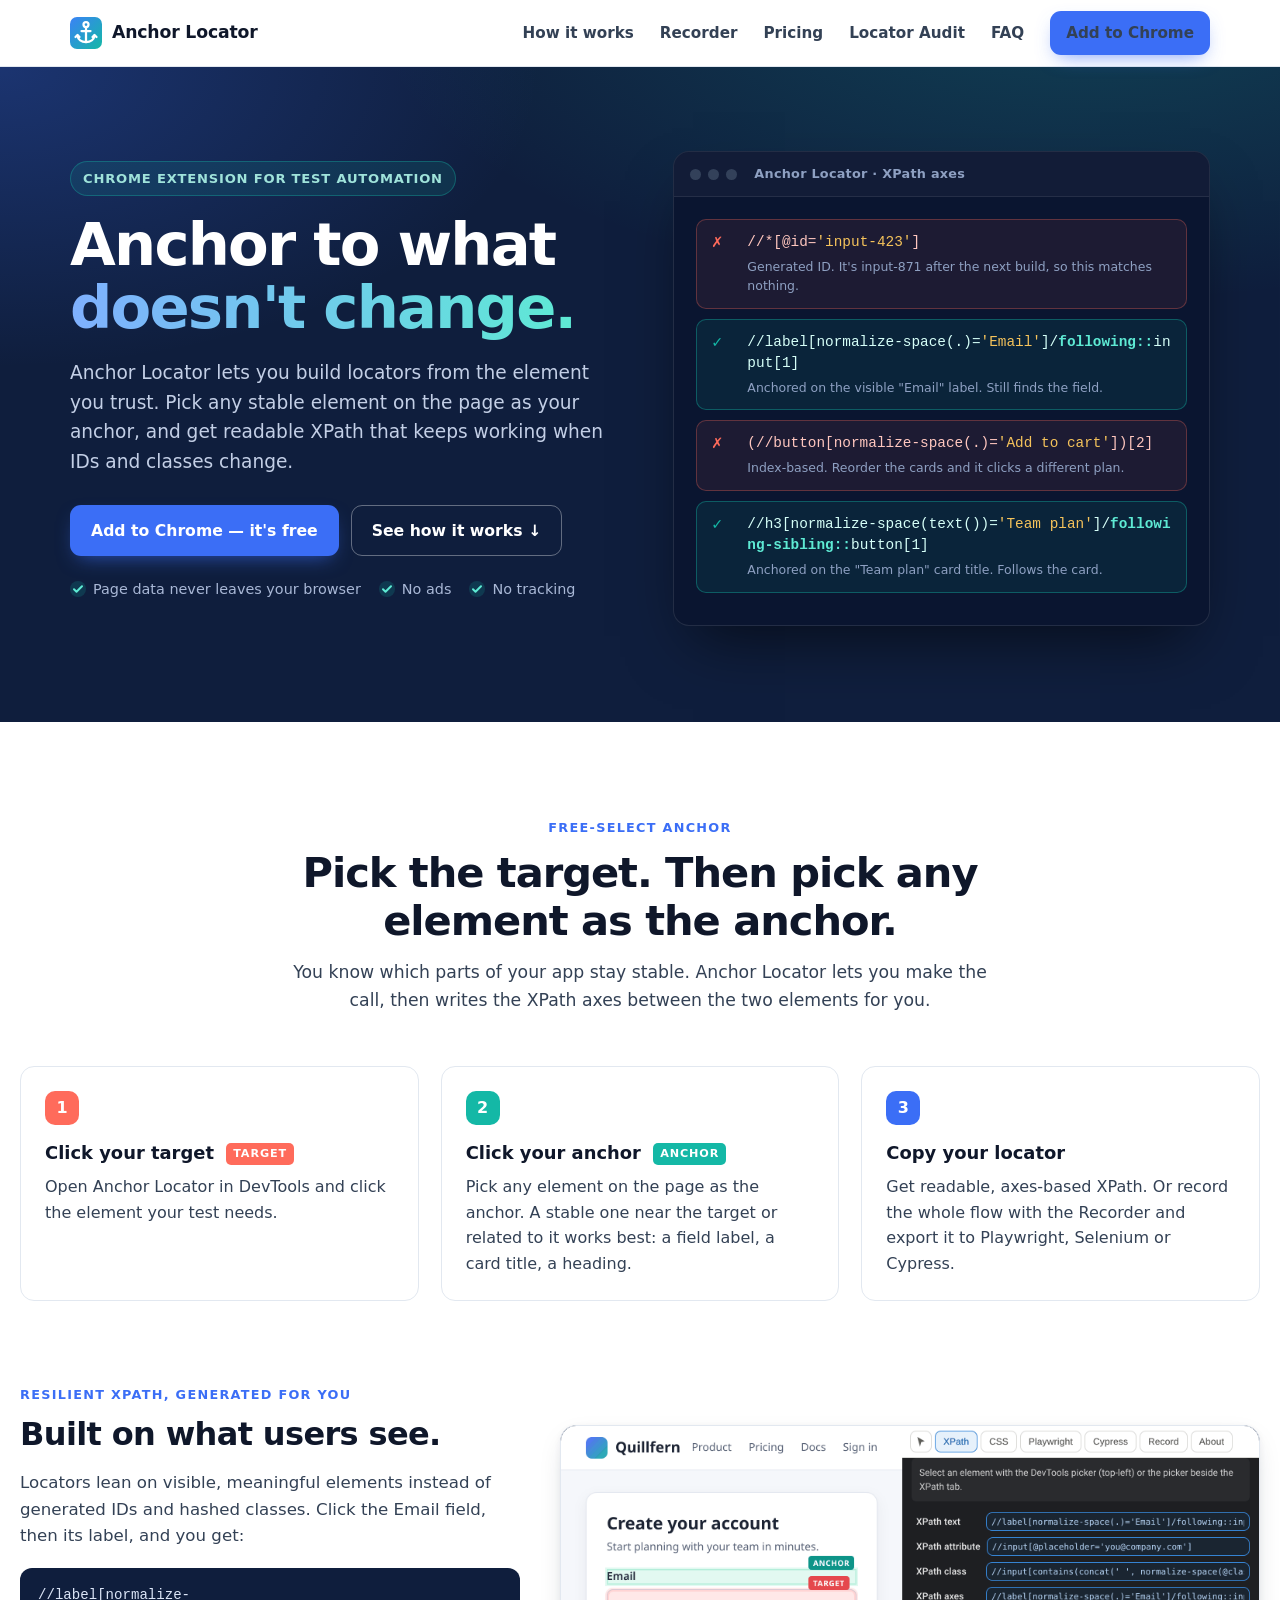
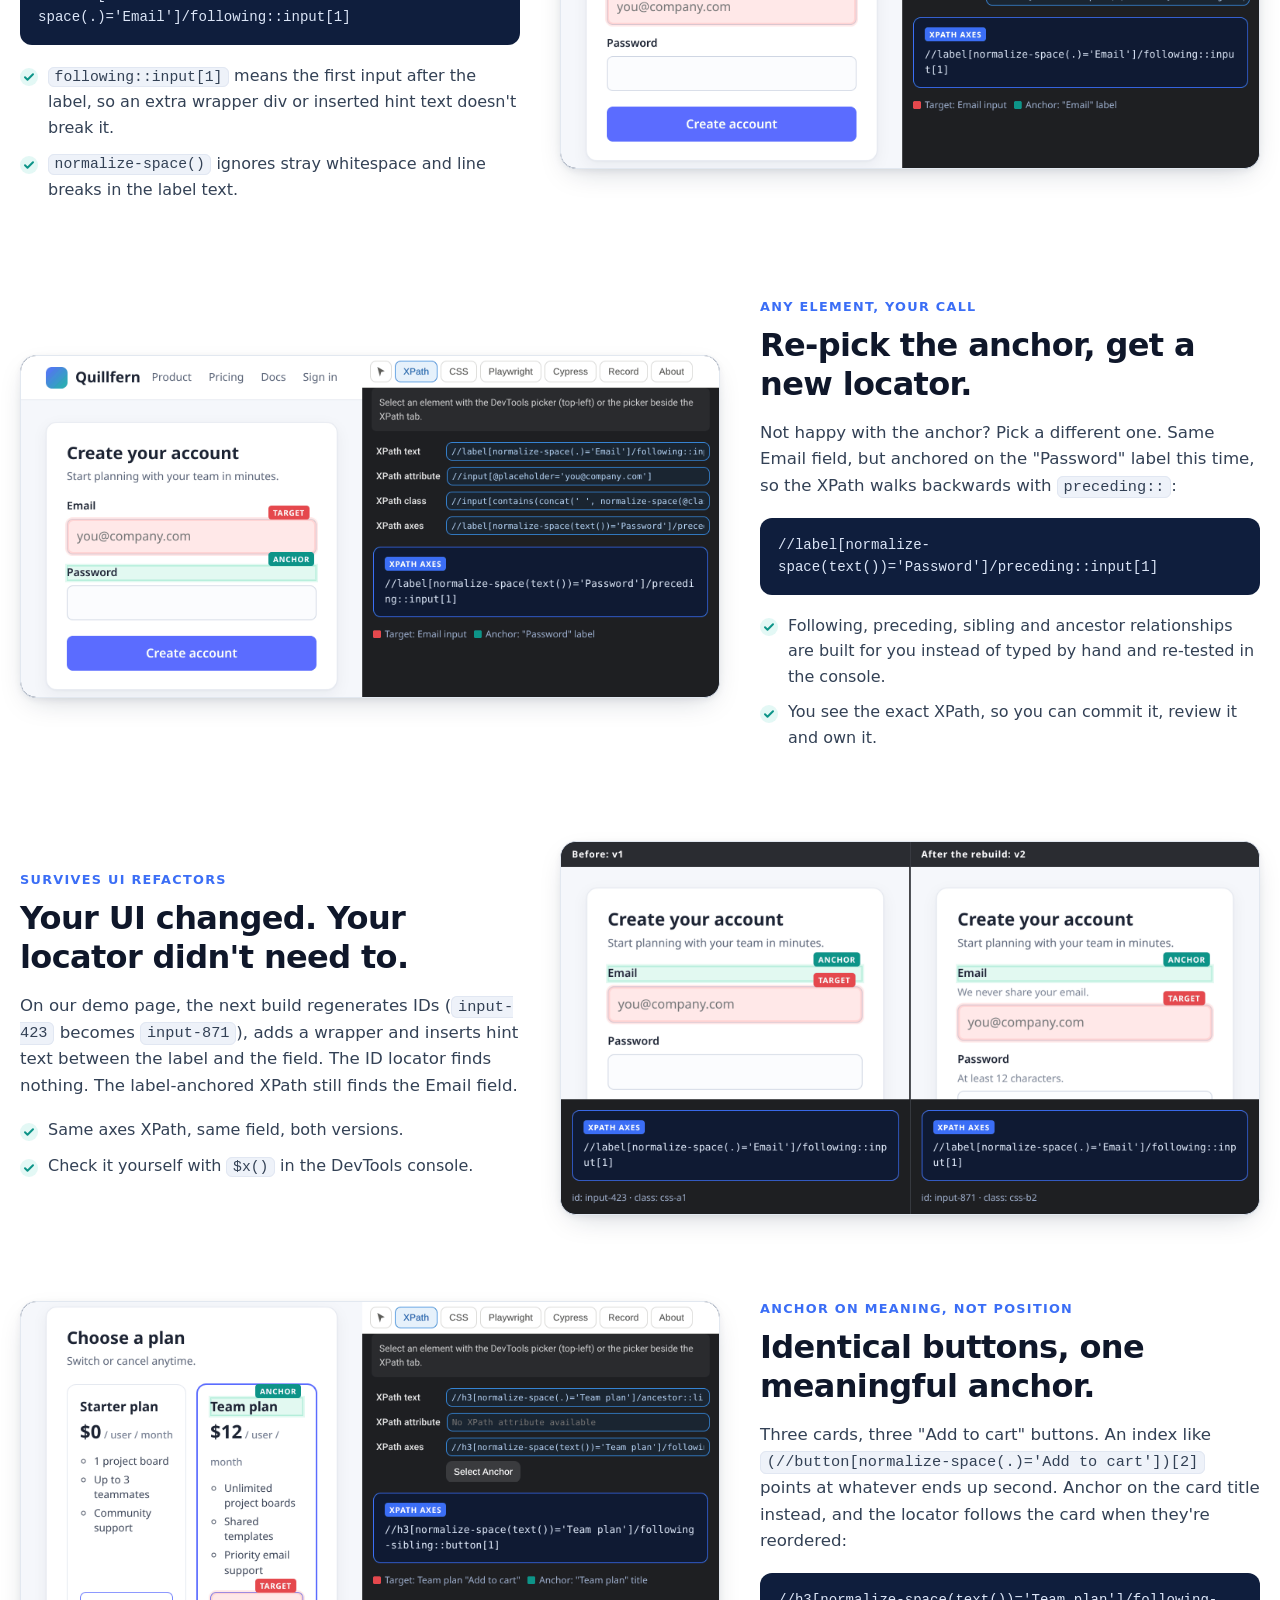
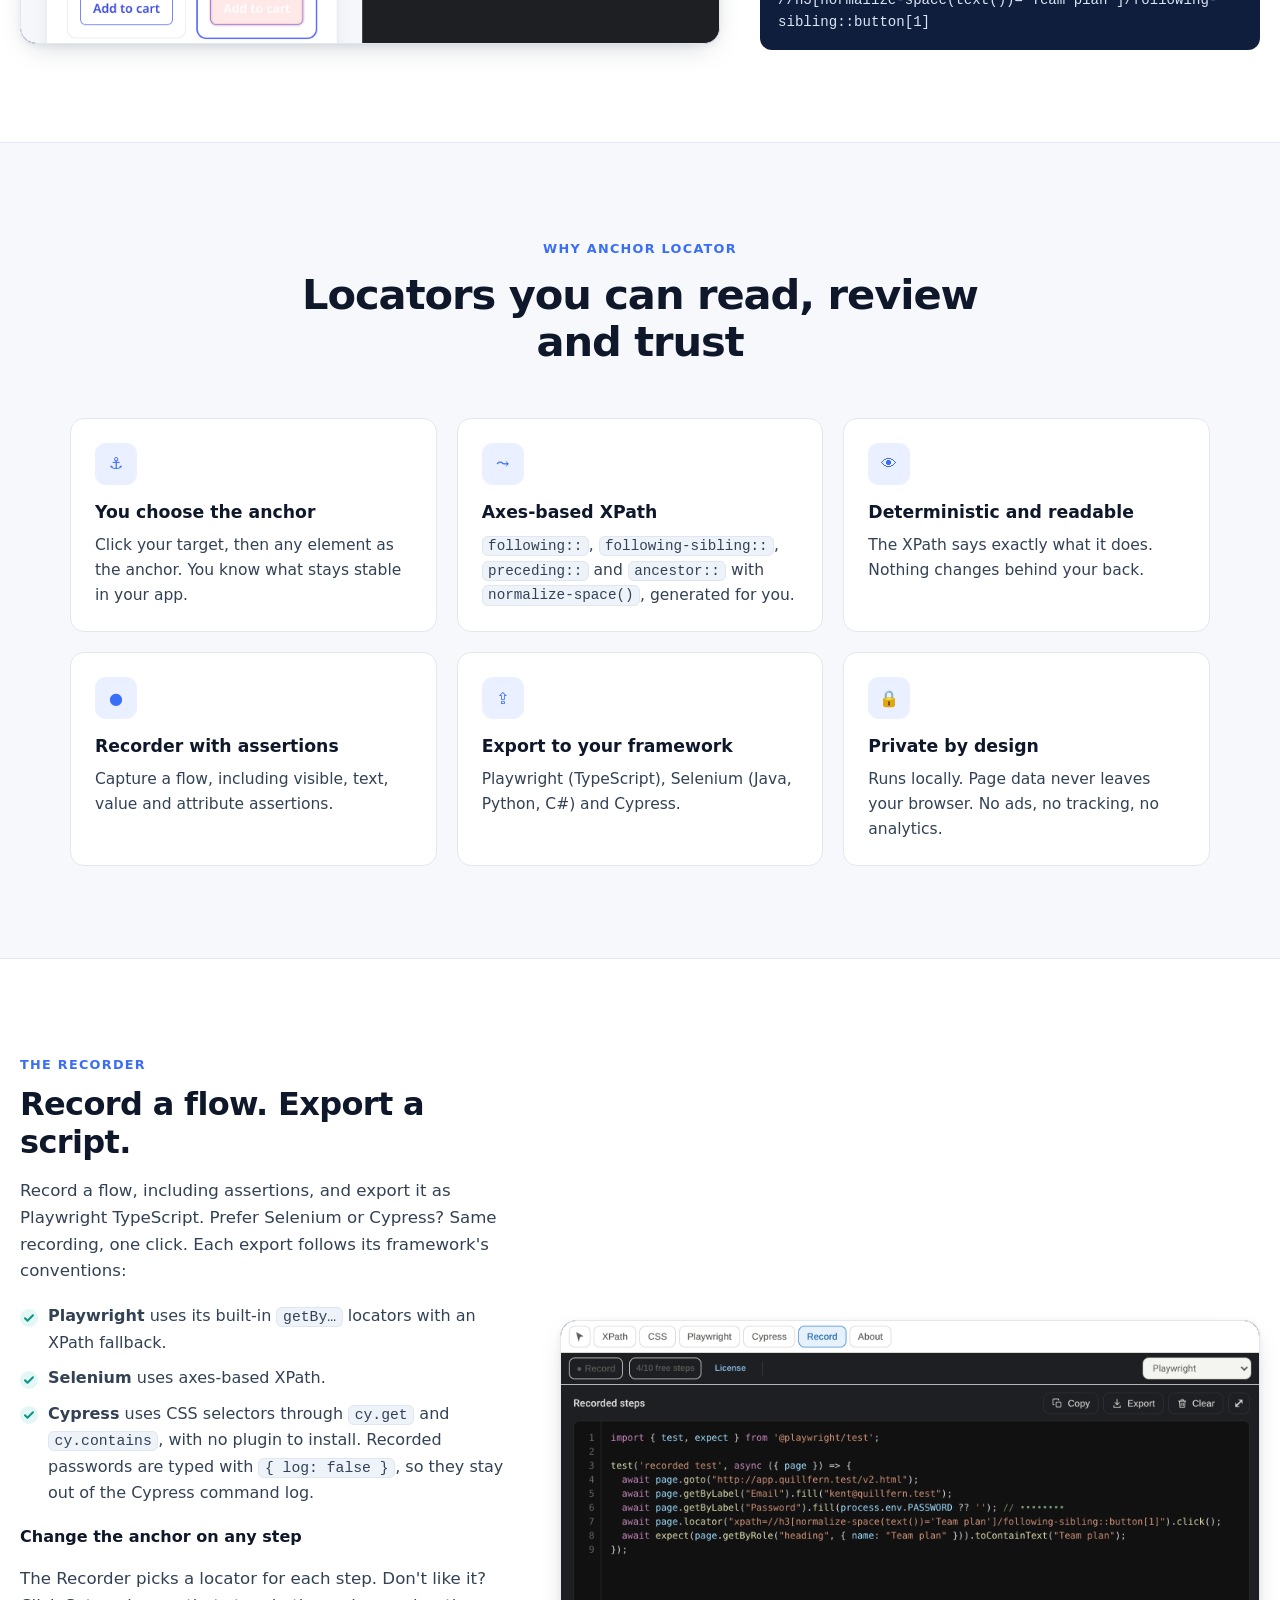
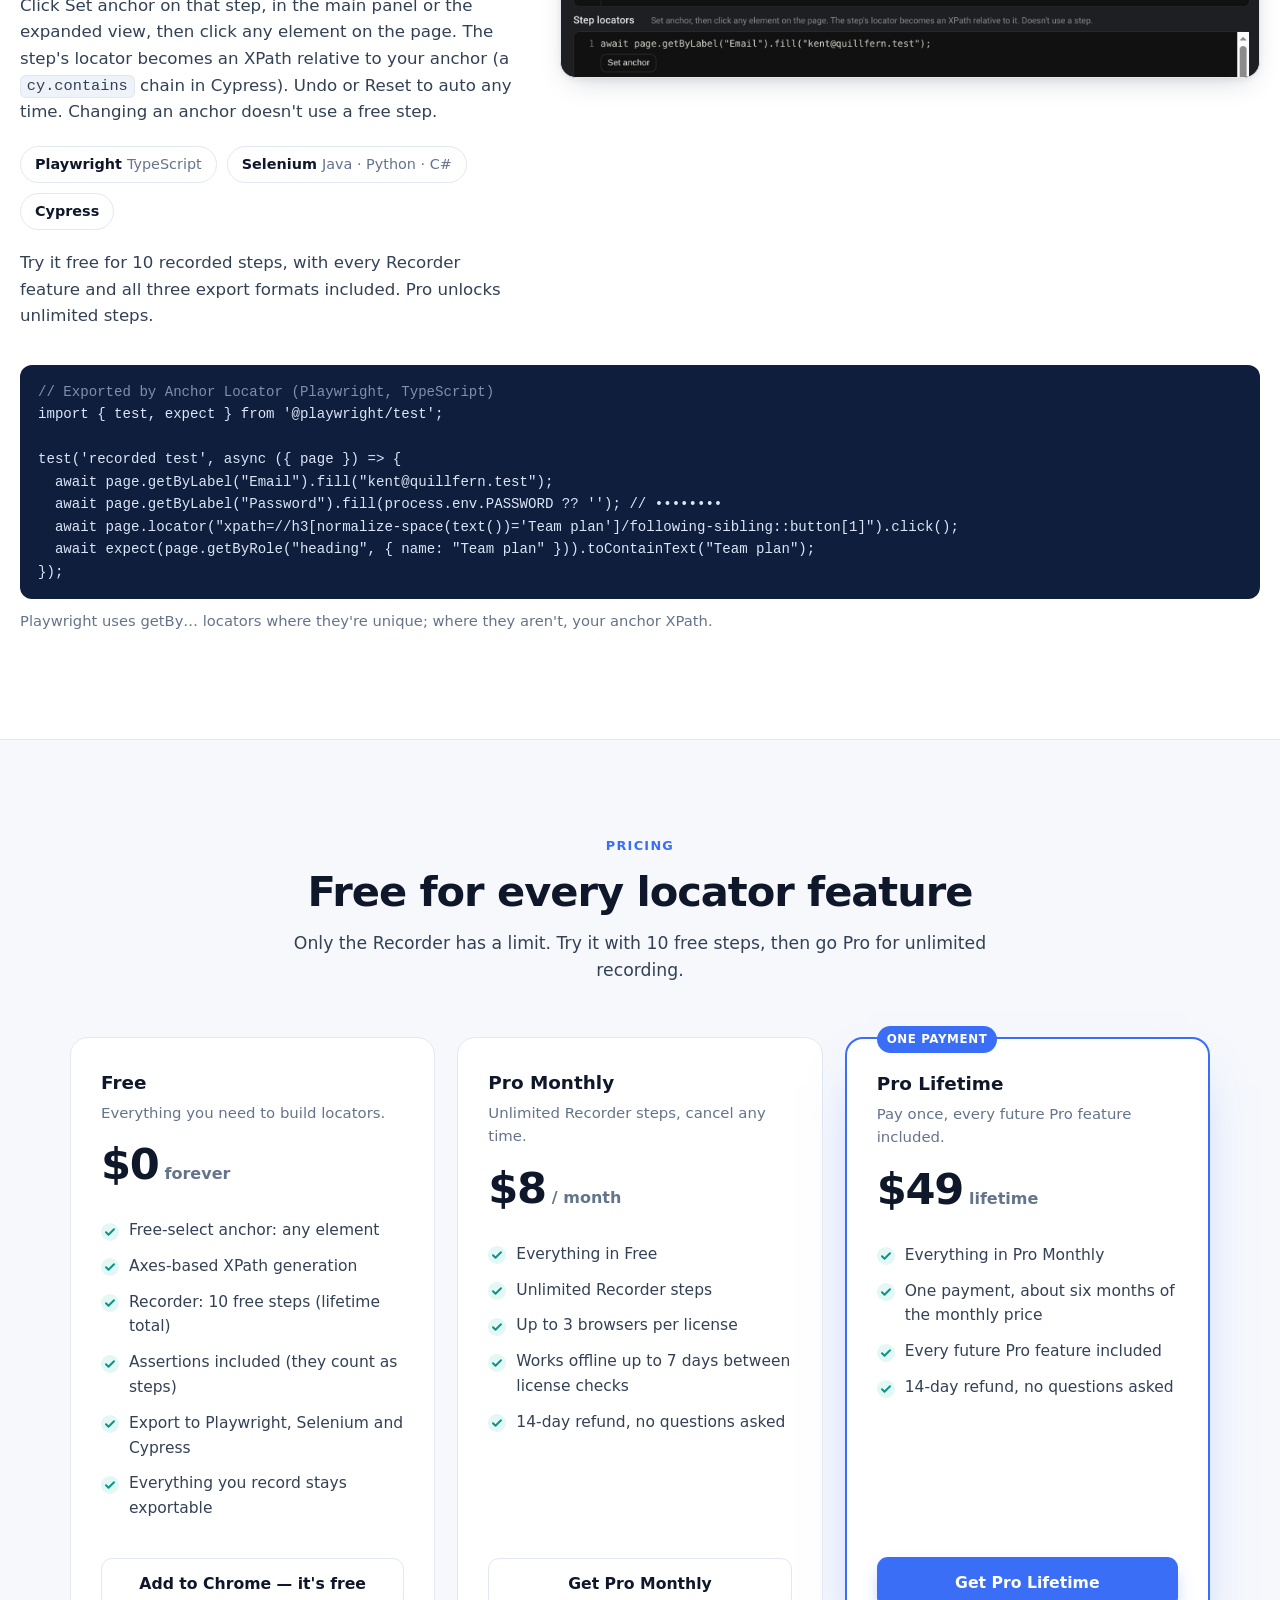
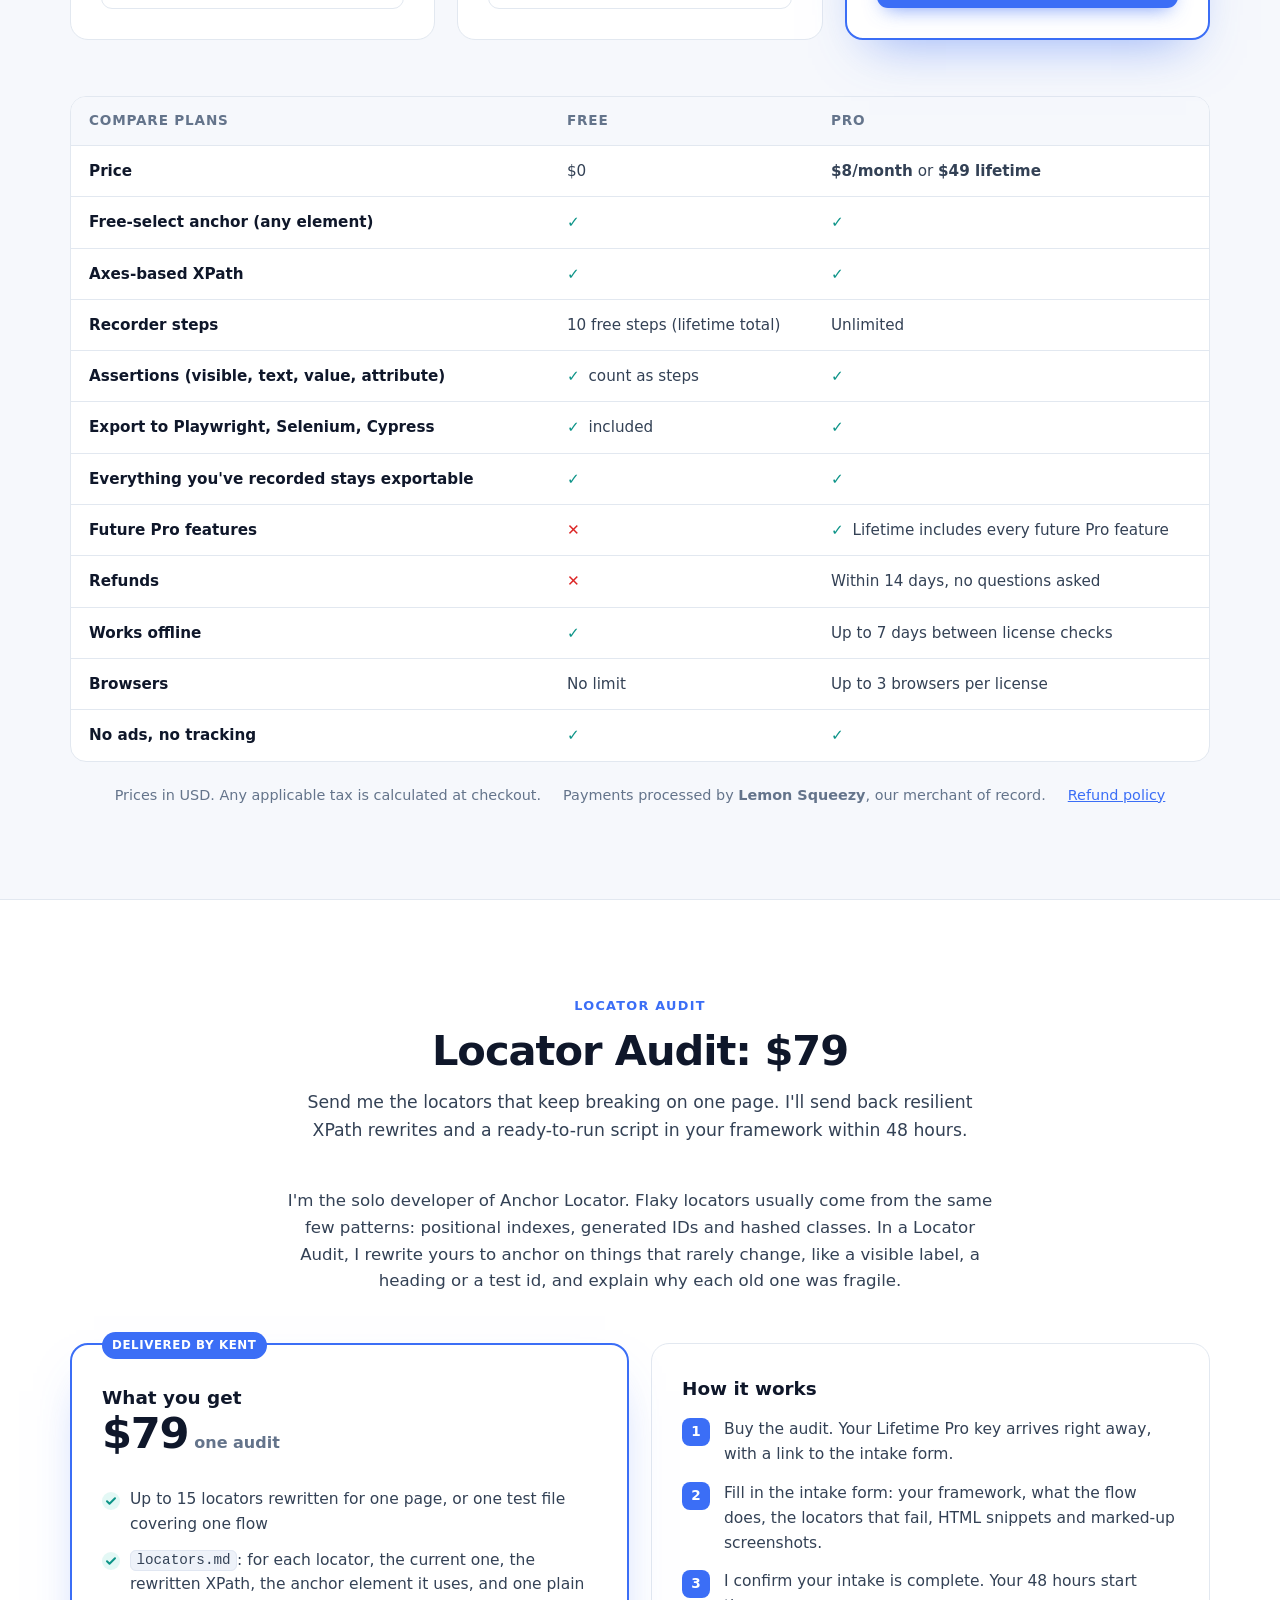
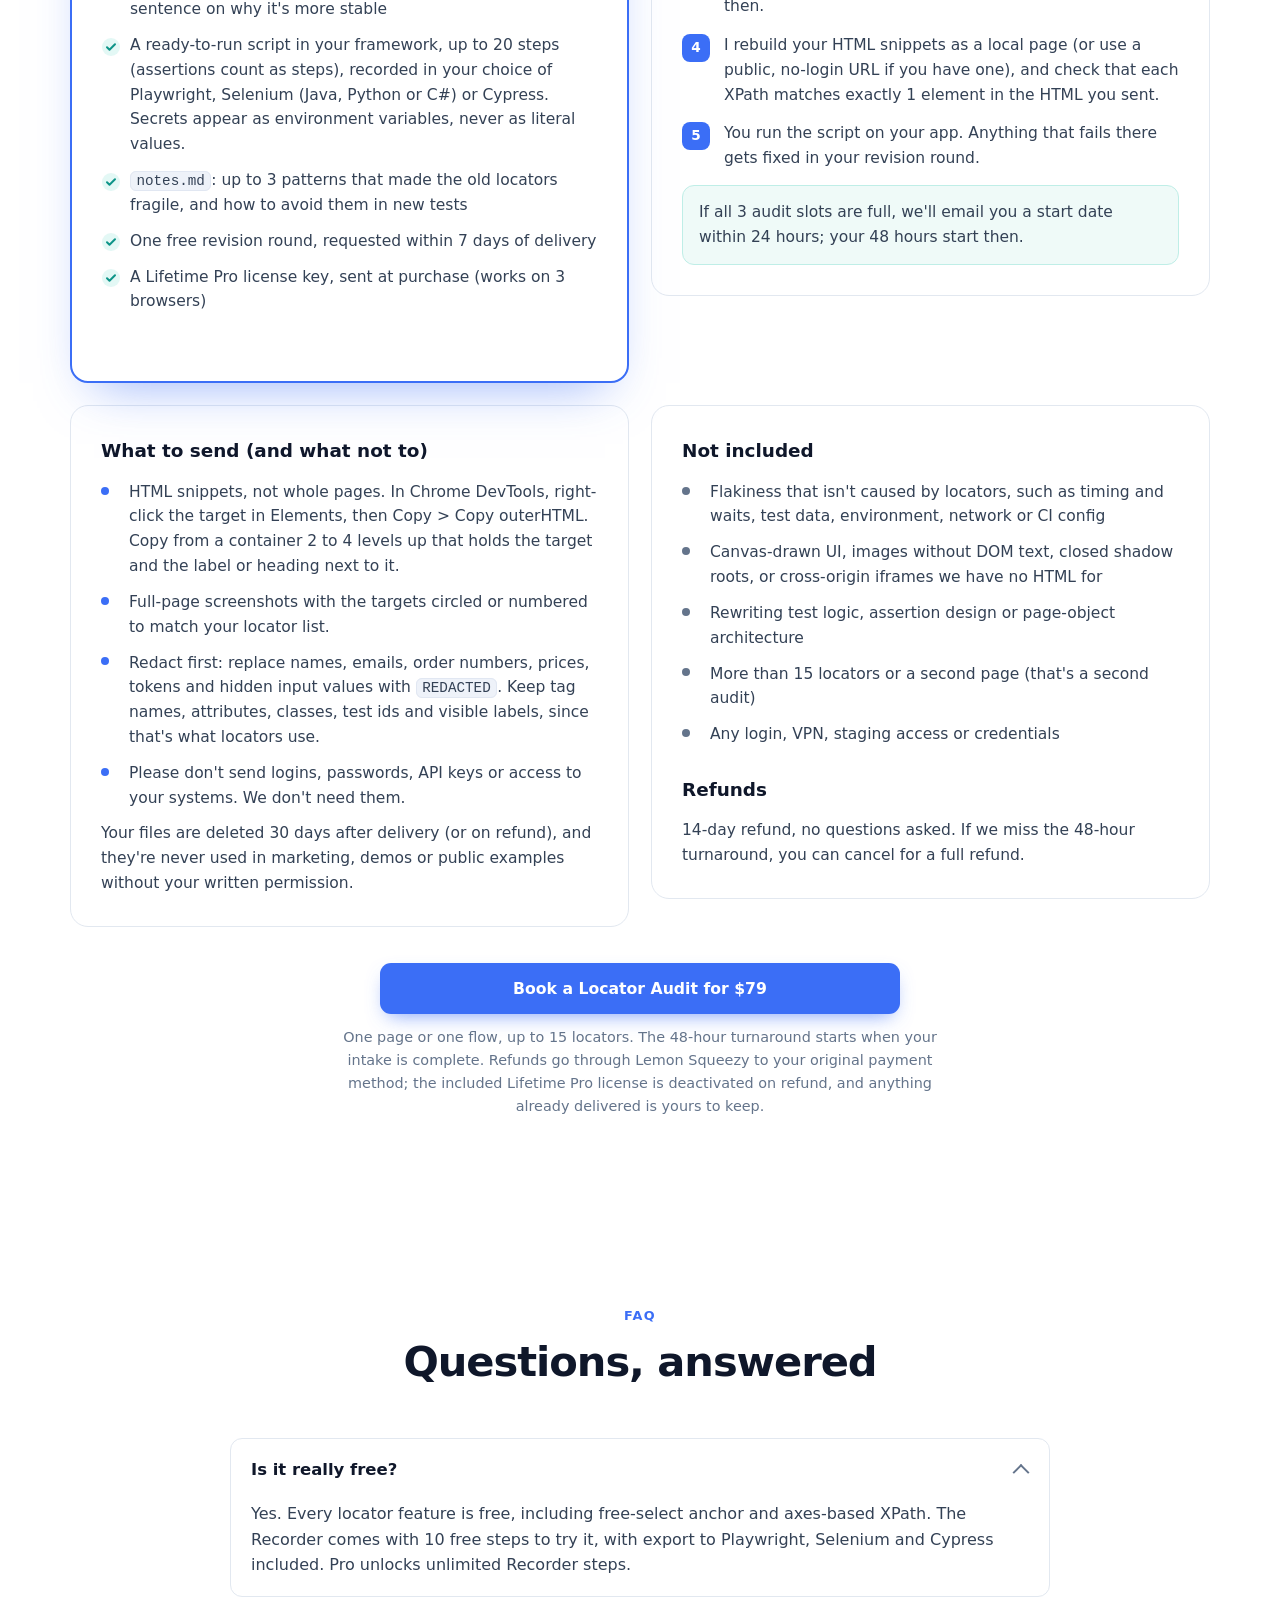
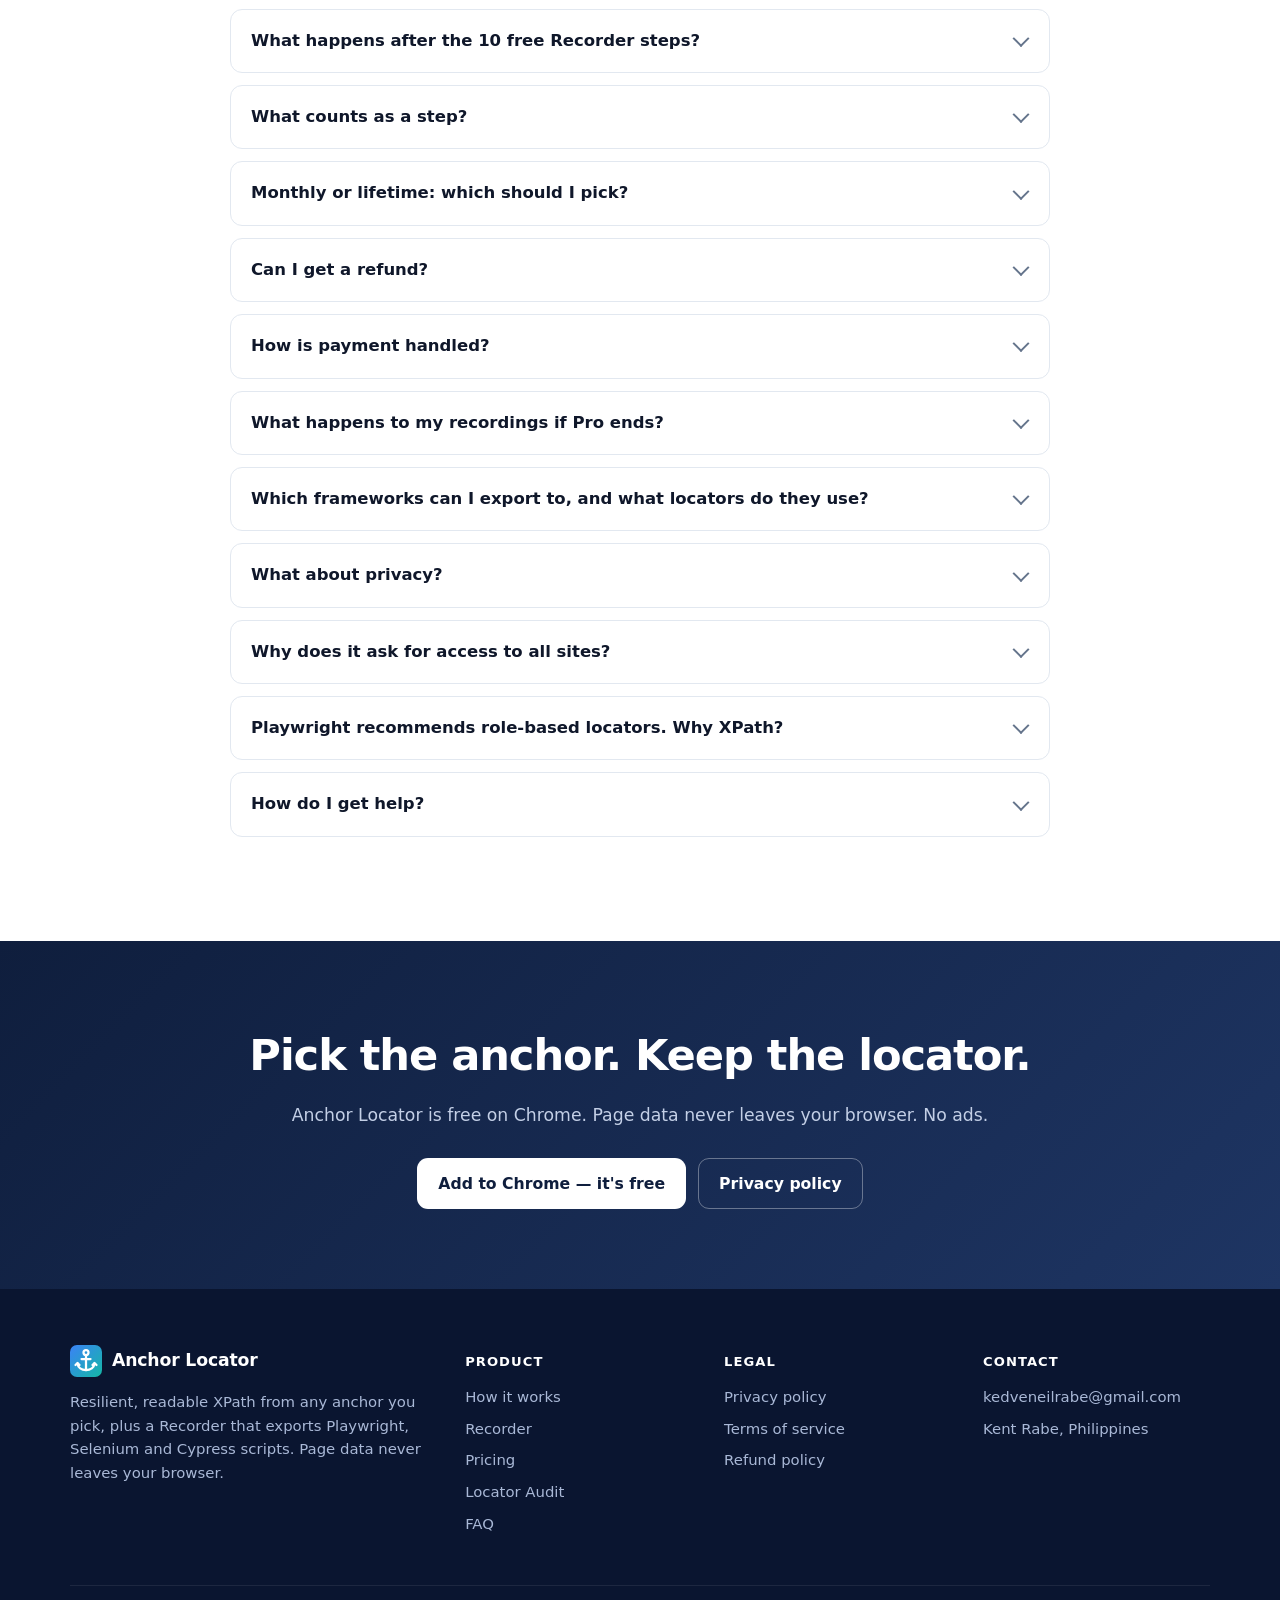
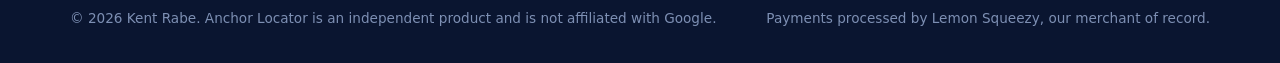
<file: index.html>
<!doctype html>
<html lang="en">
<head>
<meta charset="utf-8">
<meta name="viewport" content="width=device-width, initial-scale=1">
<title>Anchor Locator: resilient XPath from any anchor you pick</title>
<meta name="description" content="Chrome extension that builds readable, axes-based XPath from any anchor element you pick, with a Recorder that exports Playwright, Selenium and Cypress scripts. Free, no ads, no tracking.">
<meta name="theme-color" content="#0f1e3d">
<!-- TODO: domain. Add <link rel="canonical"> and absolute og:url / og:image once the domain is known. -->
<meta property="og:type" content="website">
<meta property="og:title" content="Anchor Locator: resilient XPath from any anchor you pick">
<meta property="og:description" content="Chrome extension that builds readable, axes-based XPath from any anchor element you pick, with a Recorder that exports Playwright, Selenium and Cypress scripts. Free, no ads, no tracking.">
<meta property="og:image" content="assets/og-image.png">
<meta name="twitter:card" content="summary_large_image">
<link rel="icon" href="assets/favicon.svg" type="image/svg+xml">
<link rel="icon" href="assets/favicon-32.png" sizes="32x32" type="image/png">
<link rel="apple-touch-icon" href="assets/apple-touch-icon.png">
<link rel="stylesheet" href="assets/styles.css">
</head>
<body>
<a class="skip" href="#main">Skip to content</a>
<header class="site-header">
  <div class="container">
    <a class="brand" href="#top"><img src="assets/favicon.svg" alt="" width="32" height="32">Anchor Locator</a>
    <button class="nav-toggle" aria-label="Open menu" aria-expanded="false" aria-controls="site-nav"><span></span><span></span><span></span></button>
    <nav class="nav" id="site-nav" aria-label="Main">
      <a href="#how">How it works</a>
      <a href="#recorder">Recorder</a>
      <a href="#pricing">Pricing</a>
      <a href="#audit">Locator Audit</a>
      <a href="#faq">FAQ</a>
      <a class="btn btn-primary btn-sm" href="https://chromewebstore.google.com/detail/blaibbahmbkdkdgkabjlbpgdcldlmadg" target="_blank" rel="noopener">Add to Chrome</a>
    </nav>
  </div>
</header>

<main id="main">
<section class="hero" id="top">
  <div class="container hero-grid">
    <div>
      <span class="eyebrow">Chrome extension for test automation</span>
      <h1>Anchor to what <span class="hl">doesn't change.</span></h1>
      <p class="lead">Anchor Locator lets you build locators from the element you trust. Pick any stable element on the page as your anchor, and get readable XPath that keeps working when IDs and classes change.</p>
      <div class="cta-row">
<a class="btn btn-primary" href="https://chromewebstore.google.com/detail/blaibbahmbkdkdgkabjlbpgdcldlmadg" target="_blank" rel="noopener">Add to Chrome — it's free</a>
        <a class="btn btn-outline-light" href="#how">See how it works ↓</a>
      </div>
      <ul class="trust">
        <li>Page data never leaves your browser</li>
        <li>No ads</li>
        <li>No tracking</li>
      </ul>
    </div>
    <div class="xpath-card" aria-label="Example: generated ID locator versus anchored XPath">
      <div class="bar"><i></i><i></i><i></i><b>Anchor Locator · XPath axes</b></div>
      <div class="body">
        <div class="xrow bad"><span class="mk">✗</span><div>//*[@id=<span class="str">'input-423'</span>]<small>Generated ID. It's input-871 after the next build, so this matches nothing.</small></div></div>
        <div class="xrow good"><span class="mk">✓</span><div>//label[normalize-space(.)=<span class="str">'Email'</span>]/<span class="ax">following::</span>input[1]<small>Anchored on the visible "Email" label. Still finds the field.</small></div></div>
        <div class="xrow bad"><span class="mk">✗</span><div>(//button[normalize-space(.)=<span class="str">'Add to cart'</span>])[2]<small>Index-based. Reorder the cards and it clicks a different plan.</small></div></div>
        <div class="xrow good"><span class="mk">✓</span><div>//h3[normalize-space(text())=<span class="str">'Team plan'</span>]/<span class="ax">following-sibling::</span>button[1]<small>Anchored on the "Team plan" card title. Follows the card.</small></div></div>
      </div>
      </div>
    </div>
  </div>
</section>

<section id="how">
  <div class="container">
    <div class="section-head">
      <span class="kicker">Free-select anchor</span>
      <h2>Pick the target. Then pick any element as the anchor.</h2>
      <p>You know which parts of your app stay stable. Anchor Locator lets you make the call, then writes the XPath axes between the two elements for you.</p>
    </div>
    <ol class="steps">
      <li class="step"><h3>Click your target <span class="tag t">TARGET</span></h3><p>Open Anchor Locator in DevTools and click the element your test needs.</p></li>
      <li class="step"><h3>Click your anchor <span class="tag a">ANCHOR</span></h3><p>Pick any element on the page as the anchor. A stable one near the target or related to it works best: a field label, a card title, a heading.</p></li>
      <li class="step"><h3>Copy your locator</h3><p>Get readable, axes-based XPath. Or record the whole flow with the Recorder and export it to Playwright, Selenium or Cypress.</p></li>
    </ol>

    <div class="feature feature-rec">
      <div class="feature-text">
        <span class="kicker">Resilient XPath, generated for you</span>
        <h3>Built on what users see.</h3>
        <p>Locators lean on visible, meaningful elements instead of generated IDs and hashed classes. Click the Email field, then its label, and you get:</p>
        <div class="codeblock">//label[normalize-space(.)='Email']/following::input[1]</div>
        <ul>
          <li><code>following::input[1]</code> means the first input after the label, so an extra wrapper div or inserted hint text doesn't break it.</li>
          <li><code>normalize-space()</code> ignores stray whitespace and line breaks in the label text.</li>
        </ul>
      </div>
      <figure class="shot shot-side"><a href="assets/ui-email-anchor.png" target="_blank" rel="noopener" title="Open full size"><img src="assets/ui-email-anchor.png" loading="lazy" width="1800" height="880" alt="Email input selected as the target and the Email label as the anchor, with the axes XPath underneath"></a></figure>
    </div>

    <div class="feature rev feature-rec">
      <div class="feature-text">
        <span class="kicker">Any element, your call</span>
        <h3>Re-pick the anchor, get a new locator.</h3>
        <p>Not happy with the anchor? Pick a different one. Same Email field, but anchored on the "Password" label this time, so the XPath walks backwards with <code>preceding::</code>:</p>
        <div class="codeblock">//label[normalize-space(text())='Password']/preceding::input[1]</div>
        <ul>
          <li>Following, preceding, sibling and ancestor relationships are built for you instead of typed by hand and re-tested in the console.</li>
          <li>You see the exact XPath, so you can commit it, review it and own it.</li>
        </ul>
      </div>
      <figure class="shot shot-side"><a href="assets/ui-any-anchor.png" target="_blank" rel="noopener" title="Open full size"><img src="assets/ui-any-anchor.png" loading="lazy" width="1800" height="880" alt="The same Email target with the Password label picked as the anchor, producing a preceding axis XPath"></a></figure>
    </div>

    <div class="feature feature-rec">
      <div class="feature-text">
        <span class="kicker">Survives UI refactors</span>
        <h3>Your UI changed. Your locator didn't need to.</h3>
        <p>On our demo page, the next build regenerates IDs (<code>input-423</code> becomes <code>input-871</code>), adds a wrapper and inserts hint text between the label and the field. The ID locator finds nothing. The label-anchored XPath still finds the Email field.</p>
        <ul>
          <li>Same axes XPath, same field, both versions.</li>
          <li>Check it yourself with <code>$x()</code> in the DevTools console.</li>
        </ul>
      </div>
      <figure class="shot shot-side"><a href="assets/ui-refactor.png" target="_blank" rel="noopener" title="Open full size"><img src="assets/ui-refactor.png" loading="lazy" width="1800" height="960" alt="Before and after a rebuild: the same axes XPath finds the Email field in both versions while its ID changes from input-423 to input-871"></a></figure>
    </div>

    <div class="feature rev feature-rec">
      <div class="feature-text">
        <span class="kicker">Anchor on meaning, not position</span>
        <h3>Identical buttons, one meaningful anchor.</h3>
        <p>Three cards, three "Add to cart" buttons. An index like <code>(//button[normalize-space(.)='Add to cart'])[2]</code> points at whatever ends up second. Anchor on the card title instead, and the locator follows the card when they're reordered:</p>
        <div class="codeblock">//h3[normalize-space(text())='Team plan']/following-sibling::button[1]</div>
      </div>
      <figure class="shot shot-side"><a href="assets/ui-team-plan.png" target="_blank" rel="noopener" title="Open full size"><img src="assets/ui-team-plan.png" loading="lazy" width="1800" height="880" alt="Card grid with the Team plan heading as the anchor and its Add to cart button as the target"></a></figure>
    </div>
  </div>
</section>

<section class="section-soft">
  <div class="container">
    <div class="section-head">
      <span class="kicker">Why Anchor Locator</span>
      <h2>Locators you can read, review and trust</h2>
    </div>
    <div class="grid3">
      <div class="card"><div class="ico">⚓</div><h3>You choose the anchor</h3><p>Click your target, then any element as the anchor. You know what stays stable in your app.</p></div>
      <div class="card"><div class="ico">⤳</div><h3>Axes-based XPath</h3><p><code>following::</code>, <code>following-sibling::</code>, <code>preceding::</code> and <code>ancestor::</code> with <code>normalize-space()</code>, generated for you.</p></div>
      <div class="card"><div class="ico">👁</div><h3>Deterministic and readable</h3><p>The XPath says exactly what it does. Nothing changes behind your back.</p></div>
      <div class="card"><div class="ico">●</div><h3>Recorder with assertions</h3><p>Capture a flow, including visible, text, value and attribute assertions.</p></div>
      <div class="card"><div class="ico">⇪</div><h3>Export to your framework</h3><p>Playwright (TypeScript), Selenium (Java, Python, C#) and Cypress.</p></div>
      <div class="card"><div class="ico">🔒</div><h3>Private by design</h3><p>Runs locally. Page data never leaves your browser. No ads, no tracking, no analytics.</p></div>
    </div>
  </div>
</section>

<section id="recorder">
  <div class="container">
    <div class="feature feature-rec" style="margin-top:0">
      <div class="feature-text">
        <span class="kicker">The Recorder</span>
        <h3>Record a flow. Export a script.</h3>
        <p>Record a flow, including assertions, and export it as Playwright TypeScript. Prefer Selenium or Cypress? Same recording, one click. Each export follows its framework's conventions:</p>
        <ul>
          <li><strong>Playwright</strong> uses its built-in <code>getBy…</code> locators with an XPath fallback.</li>
          <li><strong>Selenium</strong> uses axes-based XPath.</li>
          <li><strong>Cypress</strong> uses CSS selectors through <code>cy.get</code> and <code>cy.contains</code>, with no plugin to install. Recorded passwords are typed with <code>{ log: false }</code>, so they stay out of the Cypress command log.</li>
        </ul>
        <h4 style="margin:18px 0 6px">Change the anchor on any step</h4>
        <p>The Recorder picks a locator for each step. Don't like it? Click Set anchor on that step, in the main panel or the expanded view, then click any element on the page. The step's locator becomes an XPath relative to your anchor (a <code>cy.contains</code> chain in Cypress). Undo or Reset to auto any time. Changing an anchor doesn't use a free step.</p>
        <div class="fw"><span>Playwright <em>TypeScript</em></span><span>Selenium <em>Java · Python · C#</em></span><span>Cypress</span></div>
        <p style="margin-top:20px">Try it free for 10 recorded steps, with every Recorder feature and all three export formats included. Pro unlocks unlimited steps.</p>
      </div>
      <figure class="shot shot-side"><a href="assets/ui-recorder.png" target="_blank" rel="noopener" title="Open full size"><img src="assets/ui-recorder.png" loading="lazy" width="1800" height="916" alt="Recorder panel showing a recorded flow exported as Playwright TypeScript"></a></figure>
    </div>
    <div class="codeblock" aria-label="Excerpt of a real Playwright TypeScript export"><span class="c">// Exported by Anchor Locator (Playwright, TypeScript)</span>
import { test, expect } from '@playwright/test';

test('recorded test', async ({ page }) =&gt; {
  await page.getByLabel("Email").fill("kent@quillfern.test");
  await page.getByLabel("Password").fill(process.env.PASSWORD ?? ''); // ••••••••
  await page.locator("xpath=//h3[normalize-space(text())='Team plan']/following-sibling::button[1]").click();
  await expect(page.getByRole("heading", { name: "Team plan" })).toContainText("Team plan");
});</div>
    <p class="codenote" style="margin-top:10px;color:var(--muted,#5b6b86);font-size:.92rem">Playwright uses getBy… locators where they're unique; where they aren't, your anchor XPath.</p>
  </div>
</section>

<section id="pricing" class="section-soft">
  <div class="container">
    <div class="section-head">
      <span class="kicker">Pricing</span>
      <h2>Free for every locator feature</h2>
      <p>Only the Recorder has a limit. Try it with 10 free steps, then go Pro for unlimited recording.</p>
    </div>
    <div class="plans">
      <div class="plan">
        <h3>Free</h3>
        <p class="sub">Everything you need to build locators.</p>
        <div class="price"><b>$0</b><span>forever</span></div>
        <ul>
          <li>Free-select anchor: any element</li>
          <li>Axes-based XPath generation</li>
          <li>Recorder: 10 free steps (lifetime total)</li>
          <li>Assertions included (they count as steps)</li>
          <li>Export to Playwright, Selenium and Cypress</li>
          <li>Everything you record stays exportable</li>
        </ul>
<a class="btn btn-ghost btn-block" href="https://chromewebstore.google.com/detail/blaibbahmbkdkdgkabjlbpgdcldlmadg" target="_blank" rel="noopener">Add to Chrome — it's free</a>
      </div>
      <div class="plan">
        <h3>Pro Monthly</h3>
        <p class="sub">Unlimited Recorder steps, cancel any time.</p>
        <div class="price"><b>$8</b><span>/ month</span></div>
        <ul>
          <li>Everything in Free</li>
          <li>Unlimited Recorder steps</li>
          <li>Up to 3 browsers per license</li>
          <li>Works offline up to 7 days between license checks</li>
          <li>14-day refund, no questions asked</li>
        </ul>
        <a class="btn btn-ghost btn-block" href="https://anchorlocator.lemonsqueezy.com/checkout/buy/556dce0d-5899-450f-9603-64f5c2063c1e" rel="noopener">Get Pro Monthly</a>
      </div>
      <div class="plan featured">
        <span class="badge">One payment</span>
        <h3>Pro Lifetime</h3>
        <p class="sub">Pay once, every future Pro feature included.</p>
        <div class="price"><b>$49</b><span>lifetime</span></div>
        <ul>
          <li>Everything in Pro Monthly</li>
          <li>One payment, about six months of the monthly price</li>
          <li>Every future Pro feature included</li>
          <li>14-day refund, no questions asked</li>
        </ul>
        <a class="btn btn-primary btn-block" href="https://anchorlocator.lemonsqueezy.com/checkout/buy/31e232cc-ee20-471f-b88a-bc78eaacc360" rel="noopener">Get Pro Lifetime</a>
      </div>
    </div>

    <div class="compare-wrap">
      <table class="compare">
        <thead><tr><th>Compare plans</th><th>Free</th><th>Pro</th></tr></thead>
        <tbody>
          <tr><td>Price</td><td>$0</td><td><strong>$8/month</strong> or <strong>$49 lifetime</strong></td></tr>
          <tr><td>Free-select anchor (any element)</td><td><span class="yes">✓</span></td><td><span class="yes">✓</span></td></tr>
          <tr><td>Axes-based XPath</td><td><span class="yes">✓</span></td><td><span class="yes">✓</span></td></tr>
          <tr><td>Recorder steps</td><td>10 free steps (lifetime total)</td><td>Unlimited</td></tr>
          <tr><td>Assertions (visible, text, value, attribute)</td><td><span class="yes">✓</span> count as steps</td><td><span class="yes">✓</span></td></tr>
          <tr><td>Export to Playwright, Selenium, Cypress</td><td><span class="yes">✓</span> included</td><td><span class="yes">✓</span></td></tr>
          <tr><td>Everything you've recorded stays exportable</td><td><span class="yes">✓</span></td><td><span class="yes">✓</span></td></tr>
          <tr><td>Future Pro features</td><td><span class="no" aria-label="Not included">✕</span></td><td><span class="yes">✓</span> Lifetime includes every future Pro feature</td></tr>
          <tr><td>Refunds</td><td><span class="no" aria-label="Not included">✕</span></td><td>Within 14 days, no questions asked</td></tr>
          <tr><td>Works offline</td><td><span class="yes">✓</span></td><td>Up to 7 days between license checks</td></tr>
          <tr><td>Browsers</td><td>No limit</td><td>Up to 3 browsers per license</td></tr>
          <tr><td>No ads, no tracking</td><td><span class="yes">✓</span></td><td><span class="yes">✓</span></td></tr>
        </tbody>
      </table>
    </div>
    <div class="pay-note">
      <span>Prices in USD. Any applicable tax is calculated at checkout.</span>
      <span>Payments processed by <strong>Lemon Squeezy</strong>, our merchant of record.</span>
      <span><a href="refund.html">Refund policy</a></span>
    </div>
  </div>
</section>


<section id="audit">
  <div class="container">
    <!-- Locator Audit: $79 offer. Checkout is the published Lemon Squeezy product.
         The intake page (audit-intake.html) is linked after checkout, not from here. -->
    <div class="section-head">
      <span class="kicker">Locator Audit</span>
      <h2>Locator Audit: $79</h2>
      <p>Send me the locators that keep breaking on one page. I'll send back resilient XPath rewrites and a ready-to-run script in your framework within 48 hours.</p>
    </div>
    <p class="audit-intro">I'm the solo developer of Anchor Locator. Flaky locators usually come from the same few patterns: positional indexes, generated IDs and hashed classes. In a Locator Audit, I rewrite yours to anchor on things that rarely change, like a visible label, a heading or a test id, and explain why each old one was fragile.</p>

    <div class="audit-grid">
      <div class="plan featured">
        <span class="badge">Delivered by Kent</span>
        <h3>What you get</h3>
        <div class="price"><b>$79</b><span>one audit</span></div>
        <ul>
          <li>Up to 15 locators rewritten for one page, or one test file covering one flow</li>
          <li><code>locators.md</code>: for each locator, the current one, the rewritten XPath, the anchor element it uses, and one plain sentence on why it's more stable</li>
          <li>A ready-to-run script in your framework, up to 20 steps (assertions count as steps), recorded in your choice of Playwright, Selenium (Java, Python or C#) or Cypress. Secrets appear as environment variables, never as literal values.</li>
          <li><code>notes.md</code>: up to 3 patterns that made the old locators fragile, and how to avoid them in new tests</li>
          <li>One free revision round, requested within 7 days of delivery</li>
          <li>A Lifetime Pro license key, sent at purchase (works on 3 browsers)</li>
        </ul>
      </div>
      <div class="audit-panel">
        <h3>How it works</h3>
        <ol class="audit-steps">
          <li>Buy the audit. Your Lifetime Pro key arrives right away, with a link to the intake form.</li>
          <li>Fill in the intake form: your framework, what the flow does, the locators that fail, HTML snippets and marked-up screenshots.</li>
          <li>I confirm your intake is complete. Your 48 hours start then.</li>
          <li>I rebuild your HTML snippets as a local page (or use a public, no-login URL if you have one), and check that each XPath matches exactly 1 element in the HTML you sent.</li>
          <li>You run the script on your app. Anything that fails there gets fixed in your revision round.</li>
        </ol>
        <p class="audit-slots">If all 3 audit slots are full, we'll email you a start date within 24 hours; your 48 hours start then.</p>
      </div>
    </div>

    <div class="audit-grid">
      <div class="audit-panel">
        <h3>What to send (and what not to)</h3>
        <ul class="audit-list">
          <li>HTML snippets, not whole pages. In Chrome DevTools, right-click the target in Elements, then Copy &gt; Copy outerHTML. Copy from a container 2 to 4 levels up that holds the target and the label or heading next to it.</li>
          <li>Full-page screenshots with the targets circled or numbered to match your locator list.</li>
          <li>Redact first: replace names, emails, order numbers, prices, tokens and hidden input values with <code>REDACTED</code>. Keep tag names, attributes, classes, test ids and visible labels, since that's what locators use.</li>
          <li>Please don't send logins, passwords, API keys or access to your systems. We don't need them.</li>
        </ul>
        <p class="audit-note">Your files are deleted 30 days after delivery (or on refund), and they're never used in marketing, demos or public examples without your written permission.</p>
      </div>
      <div class="audit-panel">
        <h3>Not included</h3>
        <ul class="audit-list audit-exclude">
          <li>Flakiness that isn't caused by locators, such as timing and waits, test data, environment, network or CI config</li>
          <li>Canvas-drawn UI, images without DOM text, closed shadow roots, or cross-origin iframes we have no HTML for</li>
          <li>Rewriting test logic, assertion design or page-object architecture</li>
          <li>More than 15 locators or a second page (that's a second audit)</li>
          <li>Any login, VPN, staging access or credentials</li>
        </ul>
        <h3 class="audit-subhead">Refunds</h3>
        <p>14-day refund, no questions asked. If we miss the 48-hour turnaround, you can cancel for a full refund.</p>
      </div>
    </div>

    <div class="audit-cta">
      <a class="btn btn-primary btn-block" href="https://anchorlocator.lemonsqueezy.com/checkout/buy/a46d8360-af40-434b-8199-7f314beadd9f" rel="noopener">Book a Locator Audit for $79</a>
      <p class="fine">One page or one flow, up to 15 locators. The 48-hour turnaround starts when your intake is complete. Refunds go through Lemon Squeezy to your original payment method; the included Lifetime Pro license is deactivated on refund, and anything already delivered is yours to keep.</p>
    </div>
  </div>
</section>

<section id="faq">
  <div class="container">
    <div class="section-head">
      <span class="kicker">FAQ</span>
      <h2>Questions, answered</h2>
    </div>
    <div class="faq">
      <details open><summary>Is it really free?</summary><p>Yes. Every locator feature is free, including free-select anchor and axes-based XPath. The Recorder comes with 10 free steps to try it, with export to Playwright, Selenium and Cypress included. Pro unlocks unlimited Recorder steps.</p></details>
      <details><summary>What happens after the 10 free Recorder steps?</summary><p>The 10 free steps are a lifetime total, not a per-recording allowance, and the count doesn't reset between recordings. Once you've used them, the Recorder stops adding new steps. Everything you've recorded stays in the extension and can still be exported to Playwright, Selenium or Cypress. All locator features keep working as normal. Upgrade to Pro for unlimited Recorder steps.</p></details>
      <details><summary>What counts as a step?</summary><p>Each action you record counts as one step, like a click, filling a field or choosing an option. Assertions (element visible, text, value, attribute) count as steps too. After 10 steps, recording new steps needs Pro.</p></details>
      <details><summary>Monthly or lifetime: which should I pick?</summary><p>$8/month suits trying Pro on a project, and you can cancel any time. $49 lifetime is one payment, about six months of the monthly price. Lifetime includes every future Pro feature.</p></details>
      <details><summary>Can I get a refund?</summary><p>Yes. Full refund within 14 days of purchase, no questions asked, on both Pro plans. See the <a href="refund.html">refund policy</a>.</p></details>
      <details><summary>How is payment handled?</summary><p>Payments are handled by Lemon Squeezy, our merchant of record, so your payment details go to Lemon Squeezy and never to us. After checkout you activate Pro in the extension with your license key.</p></details>
      <details><summary>What happens to my recordings if Pro ends?</summary><p>You keep them, and everything you've recorded stays exportable. New steps need an active Pro plan.</p></details>
      <details><summary>Which frameworks can I export to, and what locators do they use?</summary><p>Playwright (TypeScript), Selenium (Java, Python, C#) and Cypress. Each export follows its framework's conventions. Selenium uses axes-based XPath. Playwright uses its built-in <code>getBy…</code> locators with an XPath fallback. Cypress uses CSS selectors through <code>cy.get</code> and <code>cy.contains</code>, so there's no XPath plugin to install. The Recorder picks locators automatically, and you can change any step's anchor yourself, with the same free-select flow as the locator panel.</p></details>
      <details><summary>What about privacy?</summary><p>The extension runs locally and page data never leaves your browser. There are no ads, no tracking and no analytics. The only network call is a license check with Lemon Squeezy, and only for Pro users. Buy buttons in the extension add a fixed label to the checkout link naming which button you clicked, so we can learn which upgrade prompts work. It never includes personal or page data. Details are in the <a href="privacy.html">privacy policy</a>.</p></details>
      <details><summary>Why does it ask for access to all sites?</summary><p>The extension requests scripting, storage and access to all sites. All-sites access is what lets it build locators and record on whichever page you're testing, since that could be any URL. Storage keeps your recordings and settings in your browser (the free-step counter also syncs through Chrome Sync, if you use it).</p></details>
      <details><summary>Playwright recommends role-based locators. Why XPath?</summary><p>When role and test-id locators are available, use them (Playwright exports from the Recorder do). The locator panel is for when they aren't: icon buttons with no text, clickable divs, vendor widgets, and apps without test IDs.</p></details>
      <details><summary>How do I get help?</summary><p>Email <a href="mailto:kedveneilrabe@gmail.com">kedveneilrabe@gmail.com</a> and we'll get back to you.</p></details>
    </div>
  </div>
</section>

<section class="cta-band">
  <div class="container">
    <h2>Pick the anchor. Keep the locator.</h2>
    <p>Anchor Locator is free on Chrome. Page data never leaves your browser. No ads.</p>
    <div class="cta-row">
<a class="btn btn-light" href="https://chromewebstore.google.com/detail/blaibbahmbkdkdgkabjlbpgdcldlmadg" target="_blank" rel="noopener">Add to Chrome — it's free</a>
      <a class="btn btn-outline-light" href="privacy.html">Privacy policy</a>
    </div>
  </div>
</section>
</main>

<footer class="site-footer">
  <div class="container">
    <div class="footer-grid">
      <div>
        <a class="brand" href="#top"><img src="assets/favicon.svg" alt="" width="32" height="32">Anchor Locator</a>
        <p class="about">Resilient, readable XPath from any anchor you pick, plus a Recorder that exports Playwright, Selenium and Cypress scripts. Page data never leaves your browser.</p>
      </div>
      <div>
        <h4>Product</h4>
        <ul>
          <li><a href="#how">How it works</a></li>
          <li><a href="#recorder">Recorder</a></li>
          <li><a href="#pricing">Pricing</a></li>
          <li><a href="#audit">Locator Audit</a></li>
          <li><a href="#faq">FAQ</a></li>
        </ul>
      </div>
      <div>
        <h4>Legal</h4>
        <ul>
          <li><a href="privacy.html">Privacy policy</a></li>
          <li><a href="terms.html">Terms of service</a></li>
          <li><a href="refund.html">Refund policy</a></li>
        </ul>
      </div>
      <div>
        <h4>Contact</h4>
        <ul>
          <li><a href="mailto:kedveneilrabe@gmail.com">kedveneilrabe@gmail.com</a></li>
          <li>Kent Rabe, Philippines</li>
        </ul>
      </div>
    </div>
    <div class="footer-bottom">
      <span>&copy; <span data-year>2026</span> Kent Rabe. Anchor Locator is an independent product and is not affiliated with Google.</span>
      <span>Payments processed by Lemon Squeezy, our merchant of record.</span>
    </div>
  </div>
</footer>
<script src="assets/site.js"></script>
</body>
</html>
</file>
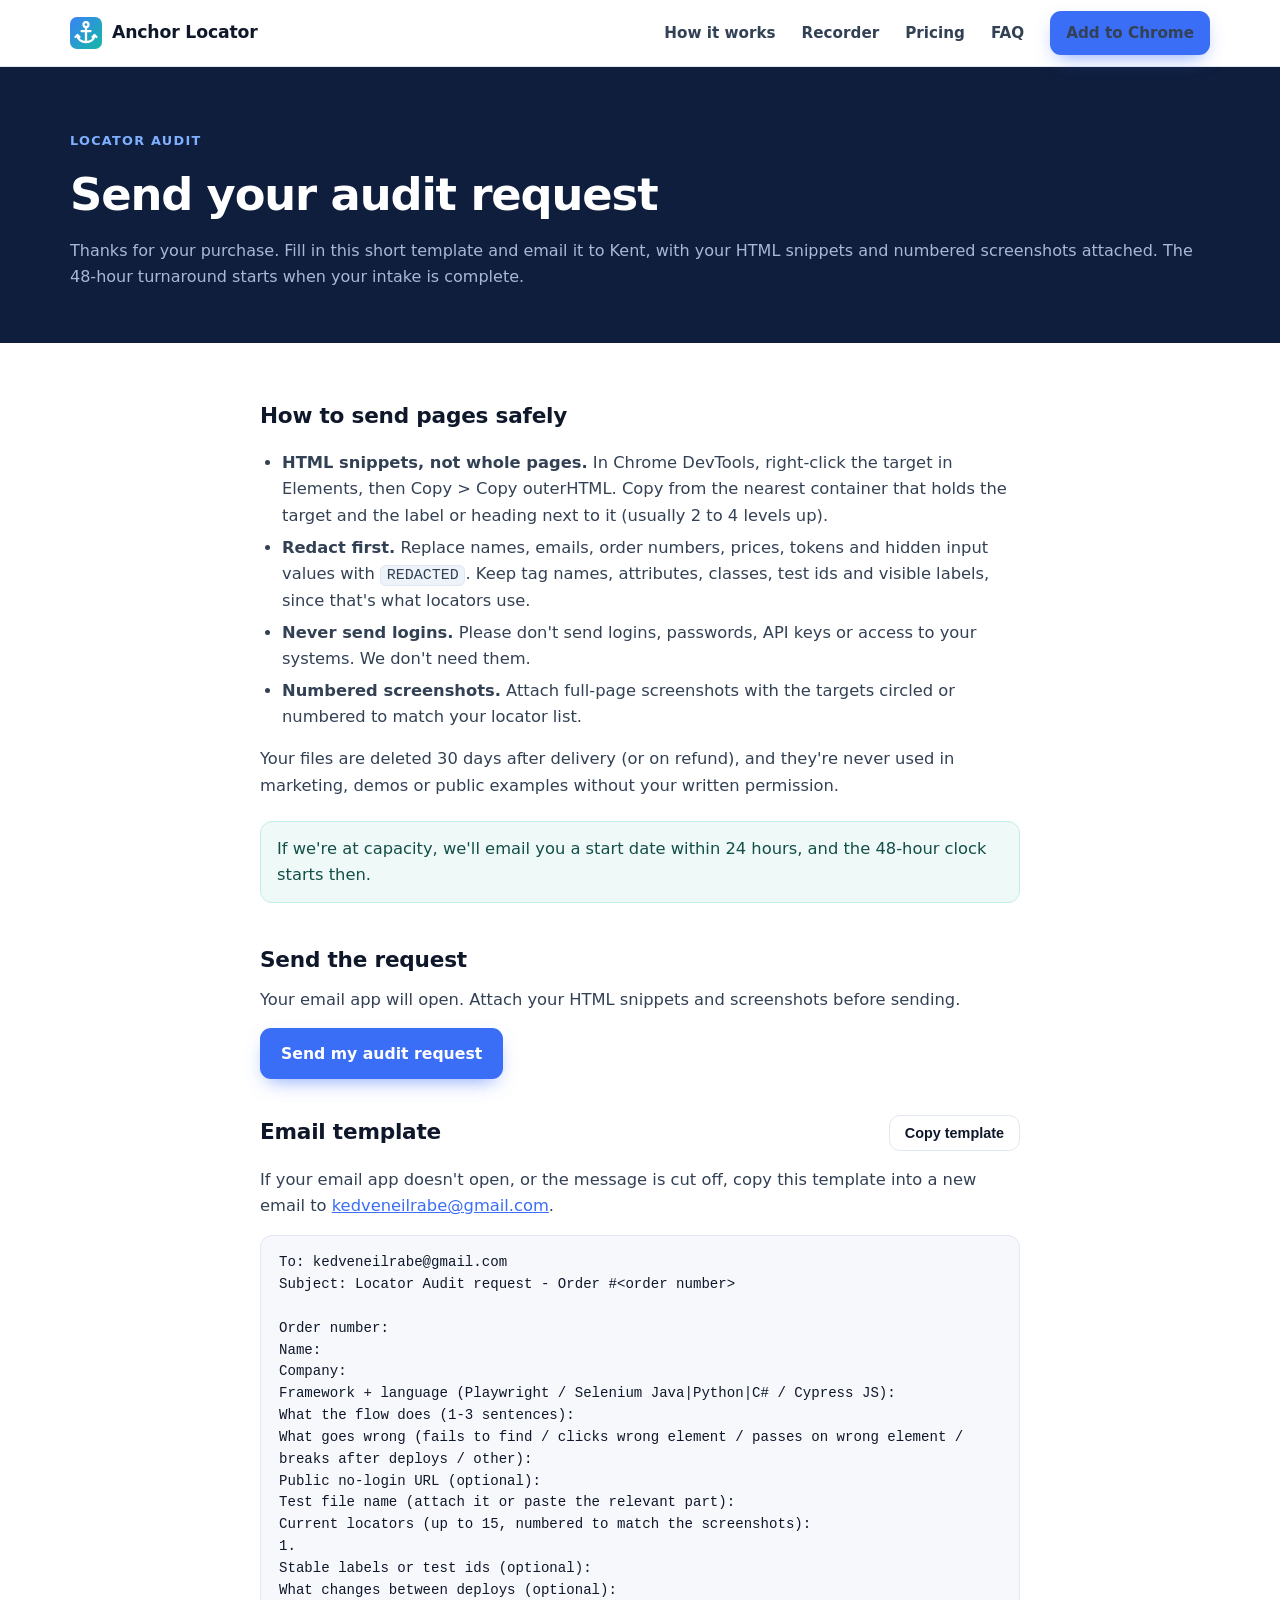
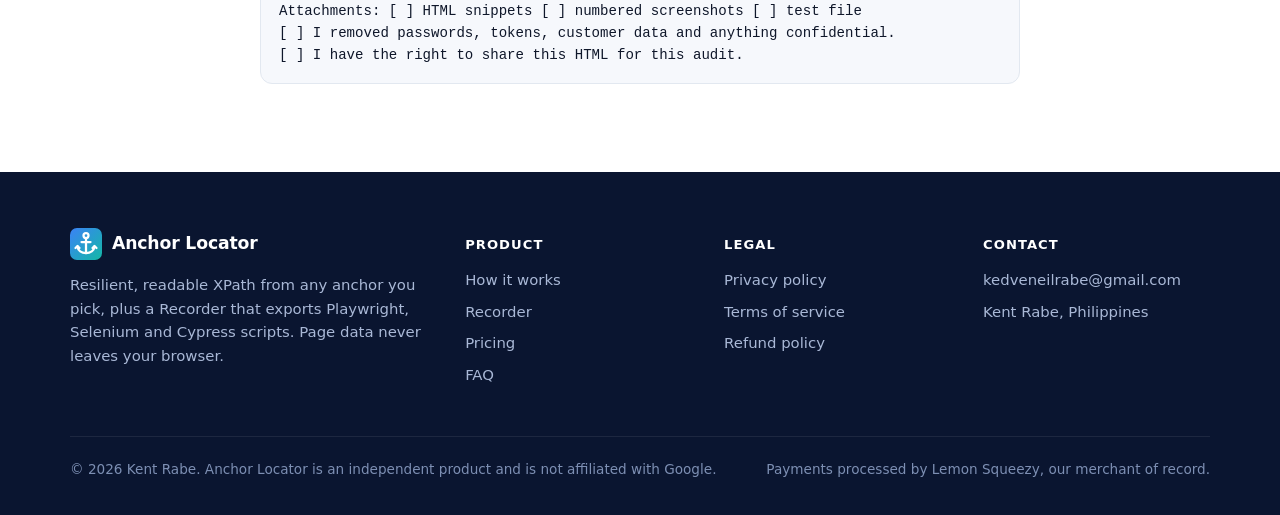
<file: audit-intake.html>
<!doctype html>
<html lang="en">
<head>
<meta charset="utf-8">
<meta name="viewport" content="width=device-width, initial-scale=1">
<title>Locator Audit intake | Anchor Locator</title>
<meta name="description" content="Send your Locator Audit request: HTML snippets, numbered screenshots and the details needed to start the audit.">
<meta name="robots" content="noindex">
<meta name="theme-color" content="#0f1e3d">
<meta property="og:type" content="website">
<meta property="og:title" content="Locator Audit intake | Anchor Locator">
<meta property="og:description" content="Send your Locator Audit request: HTML snippets, numbered screenshots and the details needed to start the audit.">
<meta property="og:image" content="assets/og-image.png">
<meta name="twitter:card" content="summary_large_image">
<link rel="icon" href="assets/favicon.svg" type="image/svg+xml">
<link rel="icon" href="assets/favicon-32.png" sizes="32x32" type="image/png">
<link rel="apple-touch-icon" href="assets/apple-touch-icon.png">
<link rel="stylesheet" href="assets/styles.css">
</head>
<body>
<a class="skip" href="#main">Skip to content</a>
<header class="site-header">
  <div class="container">
    <a class="brand" href="index.html"><img src="assets/favicon.svg" alt="" width="32" height="32">Anchor Locator</a>
    <button class="nav-toggle" aria-label="Open menu" aria-expanded="false" aria-controls="site-nav"><span></span><span></span><span></span></button>
    <nav class="nav" id="site-nav" aria-label="Main">
      <a href="index.html#how">How it works</a>
      <a href="index.html#recorder">Recorder</a>
      <a href="index.html#pricing">Pricing</a>
      <a href="index.html#faq">FAQ</a>
      <a class="btn btn-primary btn-sm" href="https://chromewebstore.google.com/detail/blaibbahmbkdkdgkabjlbpgdcldlmadg" target="_blank" rel="noopener">Add to Chrome</a>
    </nav>
  </div>
</header>

<main id="main">
<section class="legal-hero">
  <div class="container">
    <span class="kicker">Locator Audit</span>
    <h1>Send your audit request</h1>
    <p>Thanks for your purchase. Fill in this short template and email it to Kent, with your HTML snippets and numbered screenshots attached. The 48-hour turnaround starts when your intake is complete.</p>
  </div>
</section>
<section class="legal legal-single">
  <div class="container">
    <article class="prose">

<h2 id="how-to-send">How to send pages safely</h2>
<ul>
  <li><strong>HTML snippets, not whole pages.</strong> In Chrome DevTools, right-click the target in Elements, then Copy &gt; Copy outerHTML. Copy from the nearest container that holds the target and the label or heading next to it (usually 2 to 4 levels up).</li>
  <li><strong>Redact first.</strong> Replace names, emails, order numbers, prices, tokens and hidden input values with <code>REDACTED</code>. Keep tag names, attributes, classes, test ids and visible labels, since that's what locators use.</li>
  <li><strong>Never send logins.</strong> Please don't send logins, passwords, API keys or access to your systems. We don't need them.</li>
  <li><strong>Numbered screenshots.</strong> Attach full-page screenshots with the targets circled or numbered to match your locator list.</li>
</ul>
<p>Your files are deleted 30 days after delivery (or on refund), and they're never used in marketing, demos or public examples without your written permission.</p>

<p class="intake-slots">If we're at capacity, we'll email you a start date within 24 hours, and the 48-hour clock starts then.</p>

<h2 id="send">Send the request</h2>
<p class="intake-note">Your email app will open. Attach your HTML snippets and screenshots before sending.</p>
<p class="intake-cta"><a class="btn btn-primary" href="mailto:kedveneilrabe@gmail.com?subject=Locator%20Audit%20request%20-%20Order%20%23%3Corder%20number%3E&amp;body=Order%20number%3A%0AName%3A%0ACompany%3A%0AFramework%20%2B%20language%20%28Playwright%20%2F%20Selenium%20Java%7CPython%7CC%23%20%2F%20Cypress%20JS%29%3A%0AWhat%20the%20flow%20does%20%281-3%20sentences%29%3A%0AWhat%20goes%20wrong%20%28fails%20to%20find%20%2F%20clicks%20wrong%20element%20%2F%20passes%20on%20wrong%20element%20%2F%20breaks%20after%20deploys%20%2F%20other%29%3A%0APublic%20no-login%20URL%20%28optional%29%3A%0ATest%20file%20name%20%28attach%20it%20or%20paste%20the%20relevant%20part%29%3A%0ACurrent%20locators%20%28up%20to%2015%2C%20numbered%20to%20match%20the%20screenshots%29%3A%0A1.%0AStable%20labels%20or%20test%20ids%20%28optional%29%3A%0AWhat%20changes%20between%20deploys%20%28optional%29%3A%0AAttachments%3A%20%5B%20%5D%20HTML%20snippets%20%5B%20%5D%20numbered%20screenshots%20%5B%20%5D%20test%20file%0A%5B%20%5D%20I%20removed%20passwords%2C%20tokens%2C%20customer%20data%20and%20anything%20confidential.%0A%5B%20%5D%20I%20have%20the%20right%20to%20share%20this%20HTML%20for%20this%20audit.">Send my audit request</a></p>

<div class="intake-template-head">
  <h2 id="template">Email template</h2>
  <button type="button" class="btn btn-ghost btn-sm" id="copy-template">Copy template</button>
</div>
<p>If your email app doesn't open, or the message is cut off, copy this template into a new email to <a href="mailto:kedveneilrabe@gmail.com">kedveneilrabe@gmail.com</a>.</p>
<pre class="intake-template" id="intake-template">To: kedveneilrabe@gmail.com
Subject: Locator Audit request - Order #&lt;order number&gt;

Order number:
Name:
Company:
Framework + language (Playwright / Selenium Java|Python|C# / Cypress JS):
What the flow does (1-3 sentences):
What goes wrong (fails to find / clicks wrong element / passes on wrong element / breaks after deploys / other):
Public no-login URL (optional):
Test file name (attach it or paste the relevant part):
Current locators (up to 15, numbered to match the screenshots):
1.
Stable labels or test ids (optional):
What changes between deploys (optional):
Attachments: [ ] HTML snippets [ ] numbered screenshots [ ] test file
[ ] I removed passwords, tokens, customer data and anything confidential.
[ ] I have the right to share this HTML for this audit.</pre>

    </article>
  </div>
</section>
</main>

<footer class="site-footer">
  <div class="container">
    <div class="footer-grid">
      <div>
        <a class="brand" href="index.html"><img src="assets/favicon.svg" alt="" width="32" height="32">Anchor Locator</a>
        <p class="about">Resilient, readable XPath from any anchor you pick, plus a Recorder that exports Playwright, Selenium and Cypress scripts. Page data never leaves your browser.</p>
      </div>
      <div>
        <h4>Product</h4>
        <ul>
          <li><a href="index.html#how">How it works</a></li>
          <li><a href="index.html#recorder">Recorder</a></li>
          <li><a href="index.html#pricing">Pricing</a></li>
          <li><a href="index.html#faq">FAQ</a></li>
        </ul>
      </div>
      <div>
        <h4>Legal</h4>
        <ul>
          <li><a href="privacy.html">Privacy policy</a></li>
          <li><a href="terms.html">Terms of service</a></li>
          <li><a href="refund.html">Refund policy</a></li>
        </ul>
      </div>
      <div>
        <h4>Contact</h4>
        <ul>
          <li><a href="mailto:kedveneilrabe@gmail.com">kedveneilrabe@gmail.com</a></li>
          <li>Kent Rabe, Philippines</li>
        </ul>
      </div>
    </div>
    <div class="footer-bottom">
      <span>&copy; <span data-year>2026</span> Kent Rabe. Anchor Locator is an independent product and is not affiliated with Google.</span>
      <span>Payments processed by Lemon Squeezy, our merchant of record.</span>
    </div>
  </div>
</footer>
<script src="assets/site.js"></script>
<script>
(function () {
  var btn = document.getElementById("copy-template");
  var src = document.getElementById("intake-template");
  if (!btn || !src) return;
  var label = btn.textContent;
  function setLabel(text) {
    btn.textContent = text;
    window.setTimeout(function () { btn.textContent = label; }, 2000);
  }
  btn.addEventListener("click", function () {
    var text = src.textContent;
    function ok() { setLabel("Copied"); }
    function fail() { setLabel("Copy failed — select the text instead"); }
    if (navigator.clipboard && navigator.clipboard.writeText) {
      navigator.clipboard.writeText(text).then(ok, fail);
    } else {
      try {
        var area = document.createElement("textarea");
        area.value = text;
        area.setAttribute("readonly", "");
        area.style.position = "fixed";
        area.style.left = "-9999px";
        document.body.appendChild(area);
        area.select();
        var copied = document.execCommand("copy");
        document.body.removeChild(area);
        if (copied) ok(); else fail();
      } catch (e) {
        fail();
      }
    }
  });
})();
</script>
</body>
</html>
</file>
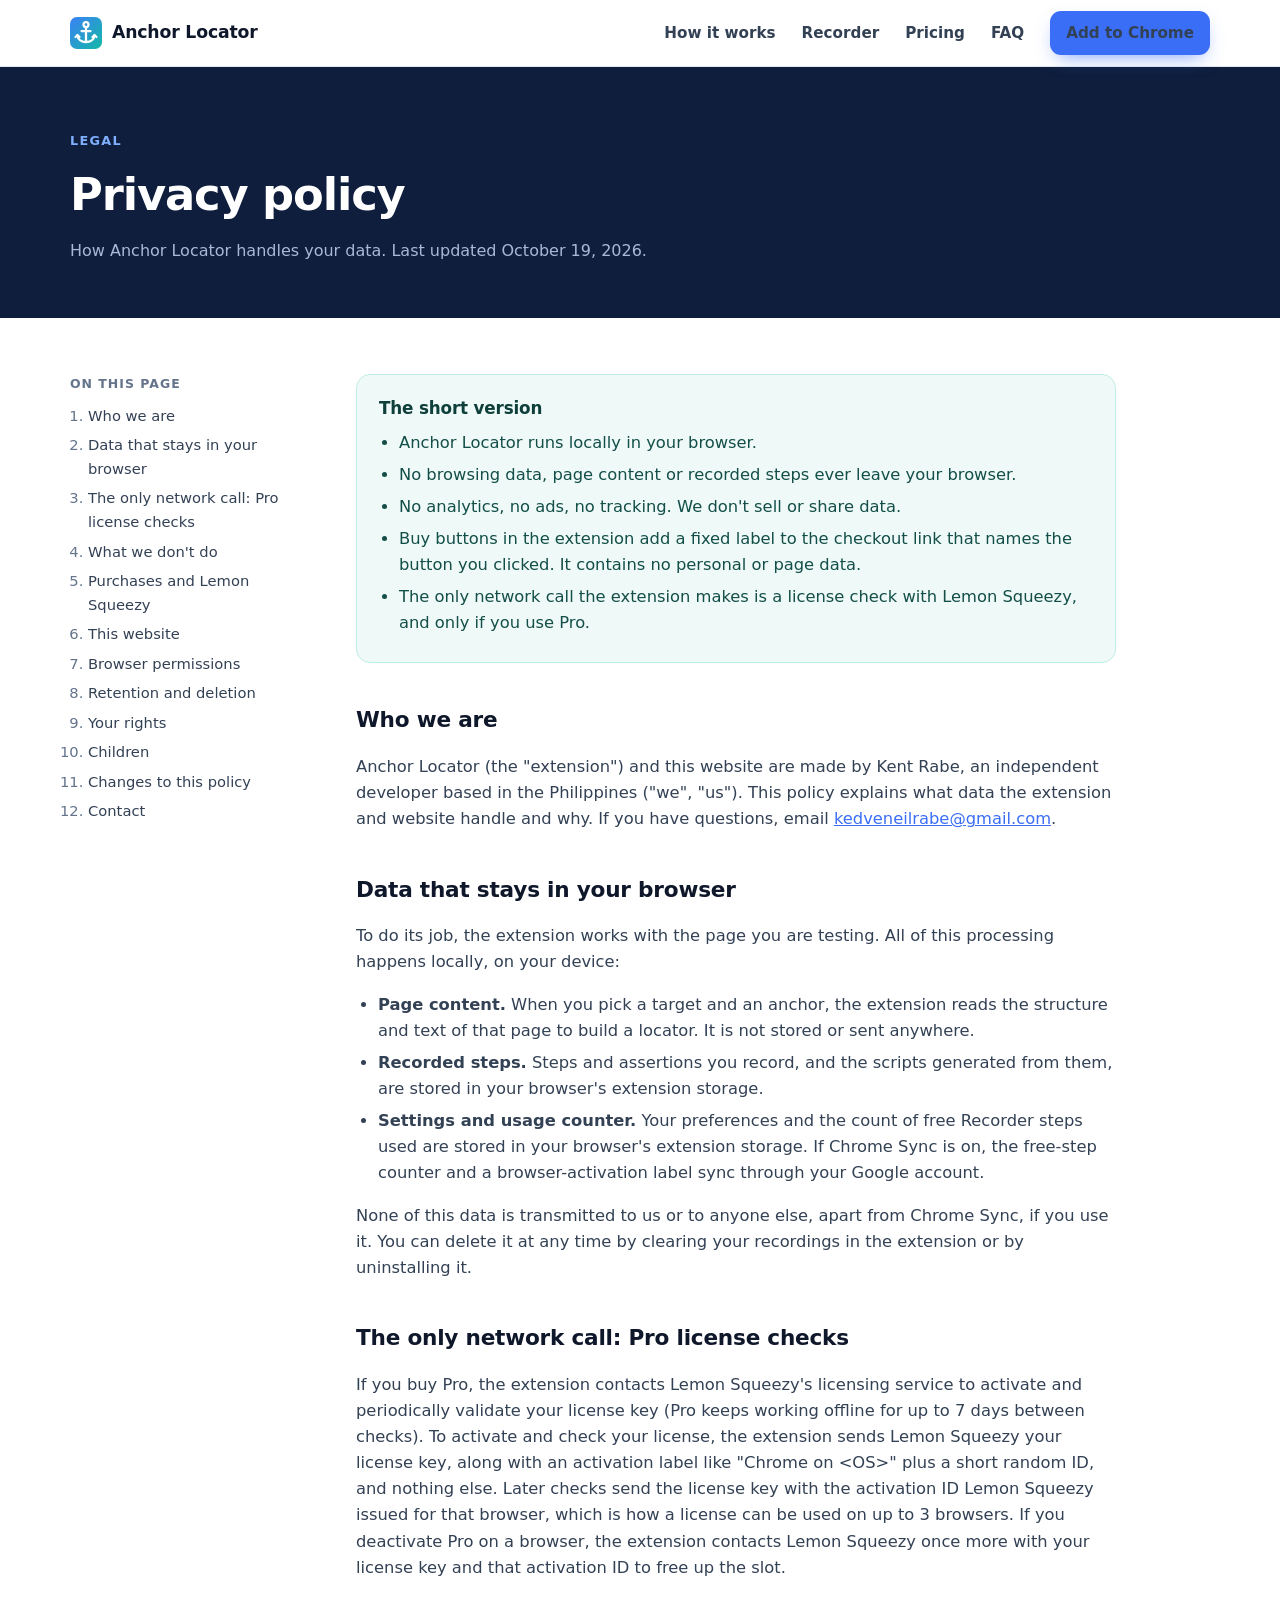
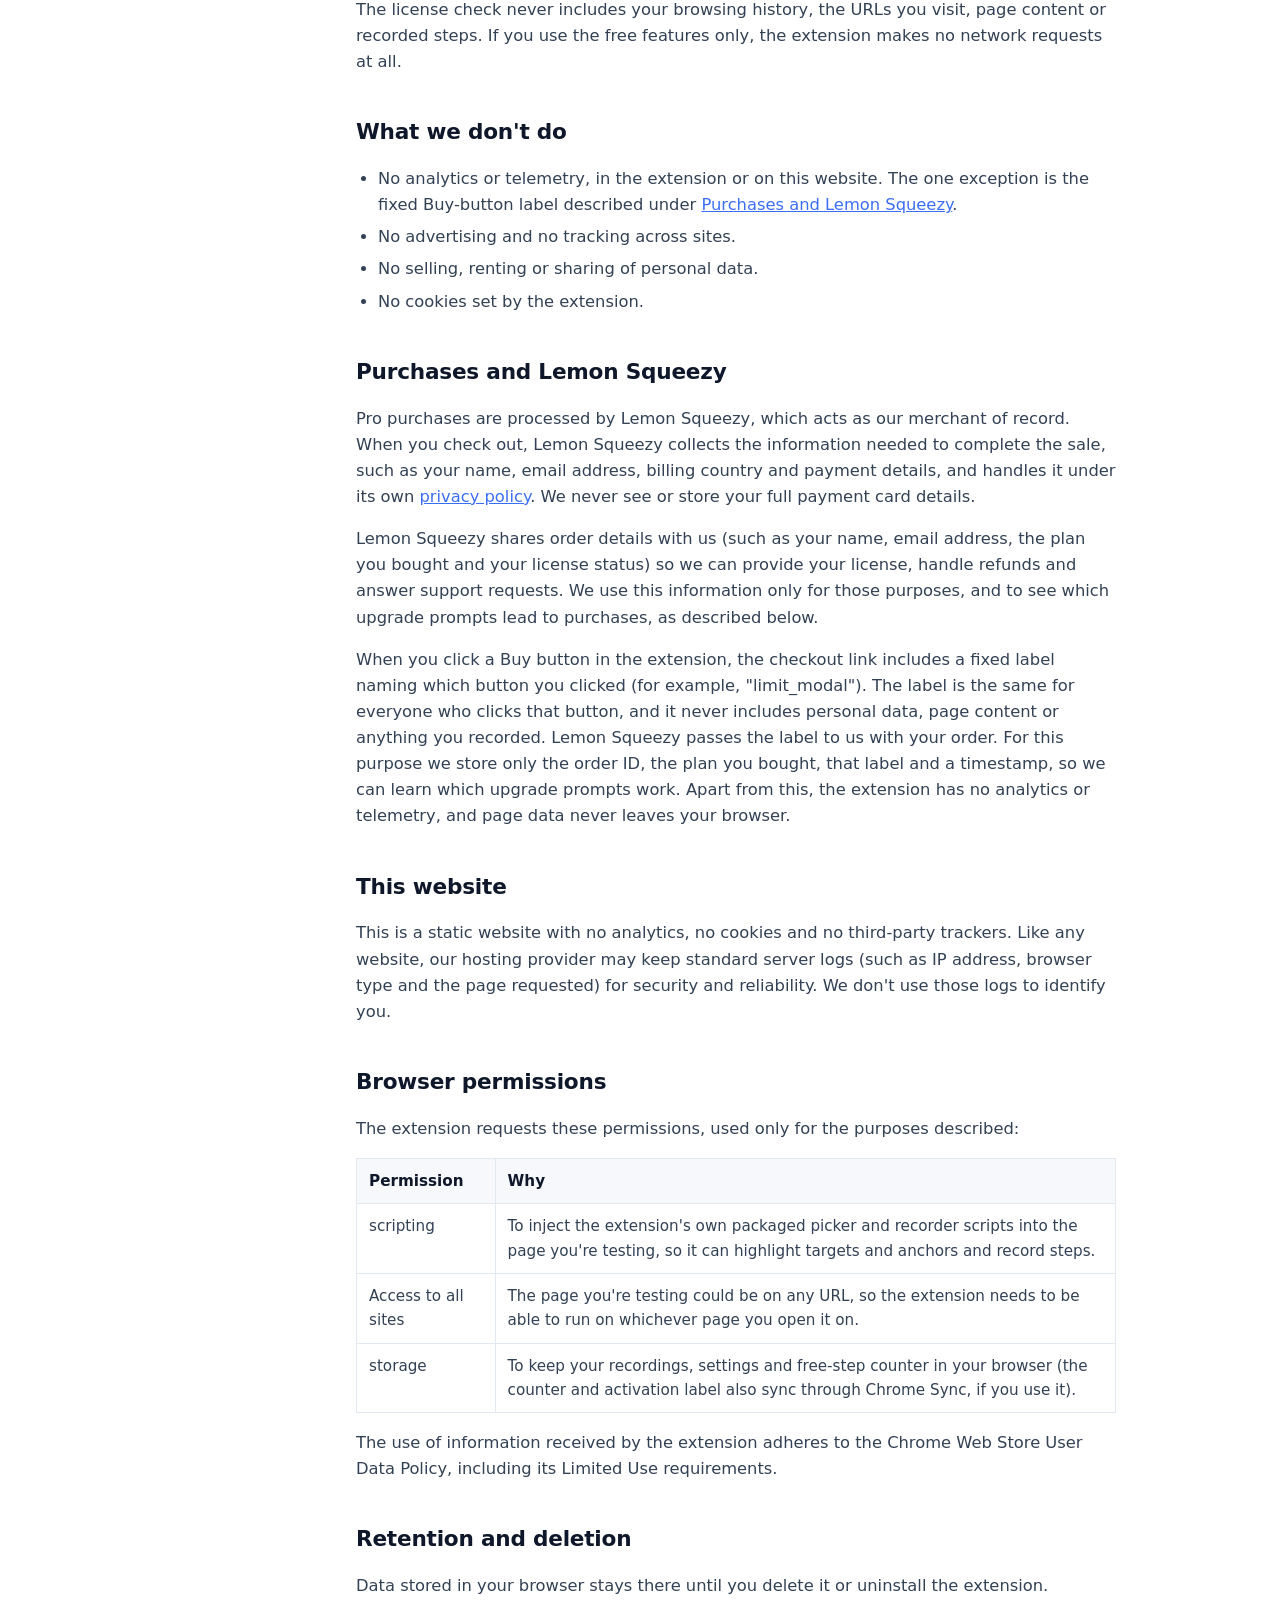
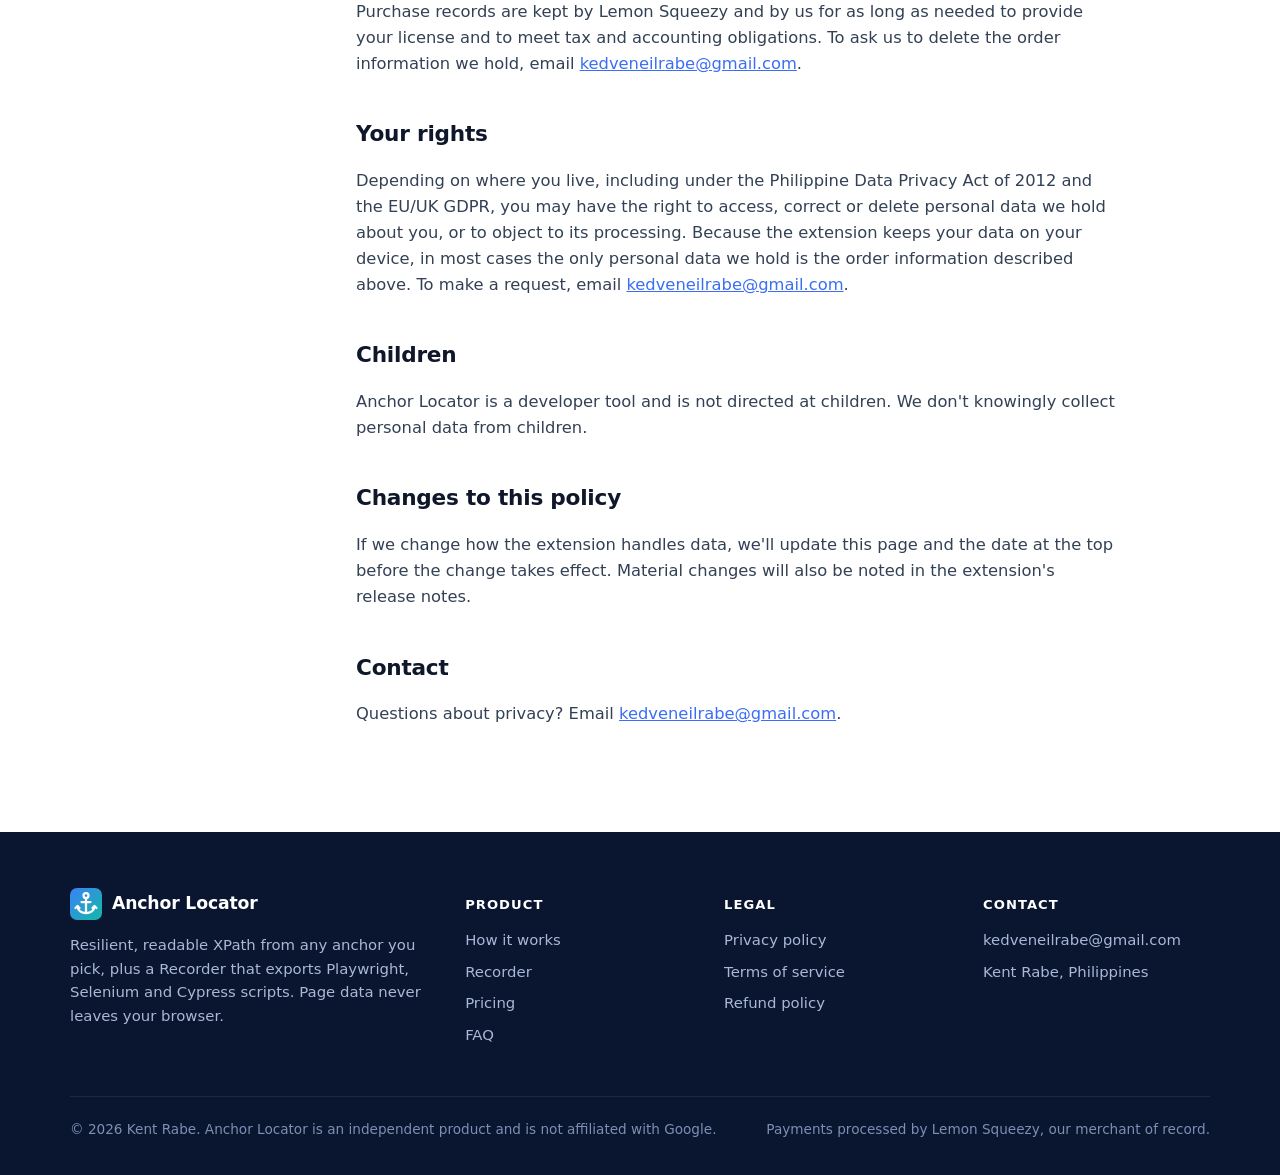
<file: privacy.html>
<!doctype html>
<html lang="en">
<head>
<meta charset="utf-8">
<meta name="viewport" content="width=device-width, initial-scale=1">
<title>Privacy policy | Anchor Locator</title>
<meta name="description" content="Anchor Locator privacy policy: runs locally, no analytics, page data never leaves your browser. The only network call is a Pro license check with Lemon Squeezy.">
<meta name="theme-color" content="#0f1e3d">
<!-- TODO: domain. Add <link rel="canonical"> and absolute og:url / og:image once the domain is known. -->
<meta property="og:type" content="website">
<meta property="og:title" content="Privacy policy | Anchor Locator">
<meta property="og:description" content="Anchor Locator privacy policy: runs locally, no analytics, page data never leaves your browser. The only network call is a Pro license check with Lemon Squeezy.">
<meta property="og:image" content="assets/og-image.png">
<meta name="twitter:card" content="summary_large_image">
<link rel="icon" href="assets/favicon.svg" type="image/svg+xml">
<link rel="icon" href="assets/favicon-32.png" sizes="32x32" type="image/png">
<link rel="apple-touch-icon" href="assets/apple-touch-icon.png">
<link rel="stylesheet" href="assets/styles.css">
</head>
<body>
<a class="skip" href="#main">Skip to content</a>
<header class="site-header">
  <div class="container">
    <a class="brand" href="index.html"><img src="assets/favicon.svg" alt="" width="32" height="32">Anchor Locator</a>
    <button class="nav-toggle" aria-label="Open menu" aria-expanded="false" aria-controls="site-nav"><span></span><span></span><span></span></button>
    <nav class="nav" id="site-nav" aria-label="Main">
      <a href="index.html#how">How it works</a>
      <a href="index.html#recorder">Recorder</a>
      <a href="index.html#pricing">Pricing</a>
      <a href="index.html#faq">FAQ</a>
      <a class="btn btn-primary btn-sm" href="https://chromewebstore.google.com/detail/blaibbahmbkdkdgkabjlbpgdcldlmadg" target="_blank" rel="noopener">Add to Chrome</a>
    </nav>
  </div>
</header>

<main id="main">
<section class="legal-hero" style="padding:60px 0 54px">
  <div class="container">
    <span class="kicker">Legal</span>
    <h1>Privacy policy</h1>
    <p>How Anchor Locator handles your data. Last updated October 19, 2026.</p>
  </div>
</section>
<section class="legal">
  <div class="container">
    <aside class="toc"><h4>On this page</h4><ol><li><a href="#who">Who we are</a></li><li><a href="#local">Data that stays in your browser</a></li><li><a href="#network">The only network call: Pro license checks</a></li><li><a href="#none">What we don't do</a></li><li><a href="#payments">Purchases and Lemon Squeezy</a></li><li><a href="#website">This website</a></li><li><a href="#permissions">Browser permissions</a></li><li><a href="#retention">Retention and deletion</a></li><li><a href="#rights">Your rights</a></li><li><a href="#children">Children</a></li><li><a href="#changes">Changes to this policy</a></li><li><a href="#contact">Contact</a></li></ol></aside>
    <article class="prose">

<div class="summary-box">
  <h2>The short version</h2>
  <ul>
    <li>Anchor Locator runs locally in your browser.</li>
    <li>No browsing data, page content or recorded steps ever leave your browser.</li>
    <li>No analytics, no ads, no tracking. We don't sell or share data.</li>
    <li>Buy buttons in the extension add a fixed label to the checkout link that names the button you clicked. It contains no personal or page data.</li>
    <li>The only network call the extension makes is a license check with Lemon Squeezy, and only if you use Pro.</li>
  </ul>
</div>

<h2 id="who">Who we are</h2>
<p>Anchor Locator (the "extension") and this website are made by Kent Rabe, an independent developer based in the Philippines ("we", "us"). This policy explains what data the extension and website handle and why. If you have questions, email <a href="mailto:kedveneilrabe@gmail.com">kedveneilrabe@gmail.com</a>.</p>

<h2 id="local">Data that stays in your browser</h2>
<p>To do its job, the extension works with the page you are testing. All of this processing happens locally, on your device:</p>
<ul>
  <li><strong>Page content.</strong> When you pick a target and an anchor, the extension reads the structure and text of that page to build a locator. It is not stored or sent anywhere.</li>
  <li><strong>Recorded steps.</strong> Steps and assertions you record, and the scripts generated from them, are stored in your browser's extension storage.</li>
  <li><strong>Settings and usage counter.</strong> Your preferences and the count of free Recorder steps used are stored in your browser's extension storage. If Chrome Sync is on, the free-step counter and a browser-activation label sync through your Google account.</li>
</ul>
<p>None of this data is transmitted to us or to anyone else, apart from Chrome Sync, if you use it. You can delete it at any time by clearing your recordings in the extension or by uninstalling it.</p>

<h2 id="network">The only network call: Pro license checks</h2>
<p>If you buy Pro, the extension contacts Lemon Squeezy's licensing service to activate and periodically validate your license key (Pro keeps working offline for up to 7 days between checks). To activate and check your license, the extension sends Lemon Squeezy your license key, along with an activation label like "Chrome on &lt;OS&gt;" plus a short random ID, and nothing else. Later checks send the license key with the activation ID Lemon Squeezy issued for that browser, which is how a license can be used on up to 3 browsers. If you deactivate Pro on a browser, the extension contacts Lemon Squeezy once more with your license key and that activation ID to free up the slot.</p>
<p>The license check never includes your browsing history, the URLs you visit, page content or recorded steps. If you use the free features only, the extension makes no network requests at all.</p>

<h2 id="none">What we don't do</h2>
<ul>
  <li>No analytics or telemetry, in the extension or on this website. The one exception is the fixed Buy-button label described under <a href="#payments">Purchases and Lemon Squeezy</a>.</li>
  <li>No advertising and no tracking across sites.</li>
  <li>No selling, renting or sharing of personal data.</li>
  <li>No cookies set by the extension.</li>
</ul>

<h2 id="payments">Purchases and Lemon Squeezy</h2>
<p>Pro purchases are processed by Lemon Squeezy, which acts as our merchant of record. When you check out, Lemon Squeezy collects the information needed to complete the sale, such as your name, email address, billing country and payment details, and handles it under its own <a href="https://www.lemonsqueezy.com/privacy" rel="noopener">privacy policy</a>. We never see or store your full payment card details.</p>
<p>Lemon Squeezy shares order details with us (such as your name, email address, the plan you bought and your license status) so we can provide your license, handle refunds and answer support requests. We use this information only for those purposes, and to see which upgrade prompts lead to purchases, as described below.</p>
<p>When you click a Buy button in the extension, the checkout link includes a fixed label naming which button you clicked (for example, "limit_modal"). The label is the same for everyone who clicks that button, and it never includes personal data, page content or anything you recorded. Lemon Squeezy passes the label to us with your order. For this purpose we store only the order ID, the plan you bought, that label and a timestamp, so we can learn which upgrade prompts work. Apart from this, the extension has no analytics or telemetry, and page data never leaves your browser.</p>

<h2 id="website">This website</h2>
<p>This is a static website with no analytics, no cookies and no third-party trackers. Like any website, our hosting provider may keep standard server logs (such as IP address, browser type and the page requested) for security and reliability. We don't use those logs to identify you.</p>

<h2 id="permissions">Browser permissions</h2>
<p>The extension requests these permissions, used only for the purposes described:</p>
<table>
  <tr><th>Permission</th><th>Why</th></tr>
  <tr><td>scripting</td><td>To inject the extension's own packaged picker and recorder scripts into the page you're testing, so it can highlight targets and anchors and record steps.</td></tr>
  <tr><td>Access to all sites</td><td>The page you're testing could be on any URL, so the extension needs to be able to run on whichever page you open it on.</td></tr>
  <tr><td>storage</td><td>To keep your recordings, settings and free-step counter in your browser (the counter and activation label also sync through Chrome Sync, if you use it).</td></tr>
</table>
<p>The use of information received by the extension adheres to the Chrome Web Store User Data Policy, including its Limited Use requirements.</p>

<h2 id="retention">Retention and deletion</h2>
<p>Data stored in your browser stays there until you delete it or uninstall the extension. Purchase records are kept by Lemon Squeezy and by us for as long as needed to provide your license and to meet tax and accounting obligations. To ask us to delete the order information we hold, email <a href="mailto:kedveneilrabe@gmail.com">kedveneilrabe@gmail.com</a>.</p>

<h2 id="rights">Your rights</h2>
<p>Depending on where you live, including under the Philippine Data Privacy Act of 2012 and the EU/UK GDPR, you may have the right to access, correct or delete personal data we hold about you, or to object to its processing. Because the extension keeps your data on your device, in most cases the only personal data we hold is the order information described above. To make a request, email <a href="mailto:kedveneilrabe@gmail.com">kedveneilrabe@gmail.com</a>.</p>

<h2 id="children">Children</h2>
<p>Anchor Locator is a developer tool and is not directed at children. We don't knowingly collect personal data from children.</p>

<h2 id="changes">Changes to this policy</h2>
<p>If we change how the extension handles data, we'll update this page and the date at the top before the change takes effect. Material changes will also be noted in the extension's release notes.</p>

<h2 id="contact">Contact</h2>
<p>Questions about privacy? Email <a href="mailto:kedveneilrabe@gmail.com">kedveneilrabe@gmail.com</a>.</p>

    </article>
  </div>
</section>
</main>

<footer class="site-footer">
  <div class="container">
    <div class="footer-grid">
      <div>
        <a class="brand" href="index.html"><img src="assets/favicon.svg" alt="" width="32" height="32">Anchor Locator</a>
        <p class="about">Resilient, readable XPath from any anchor you pick, plus a Recorder that exports Playwright, Selenium and Cypress scripts. Page data never leaves your browser.</p>
      </div>
      <div>
        <h4>Product</h4>
        <ul>
          <li><a href="index.html#how">How it works</a></li>
          <li><a href="index.html#recorder">Recorder</a></li>
          <li><a href="index.html#pricing">Pricing</a></li>
          <li><a href="index.html#faq">FAQ</a></li>
        </ul>
      </div>
      <div>
        <h4>Legal</h4>
        <ul>
          <li><a href="privacy.html">Privacy policy</a></li>
          <li><a href="terms.html">Terms of service</a></li>
          <li><a href="refund.html">Refund policy</a></li>
        </ul>
      </div>
      <div>
        <h4>Contact</h4>
        <ul>
          <li><a href="mailto:kedveneilrabe@gmail.com">kedveneilrabe@gmail.com</a></li>
          <li>Kent Rabe, Philippines</li>
        </ul>
      </div>
    </div>
    <div class="footer-bottom">
      <span>&copy; <span data-year>2026</span> Kent Rabe. Anchor Locator is an independent product and is not affiliated with Google.</span>
      <span>Payments processed by Lemon Squeezy, our merchant of record.</span>
    </div>
  </div>
</footer>
<script src="assets/site.js"></script>
</body>
</html>
</file>
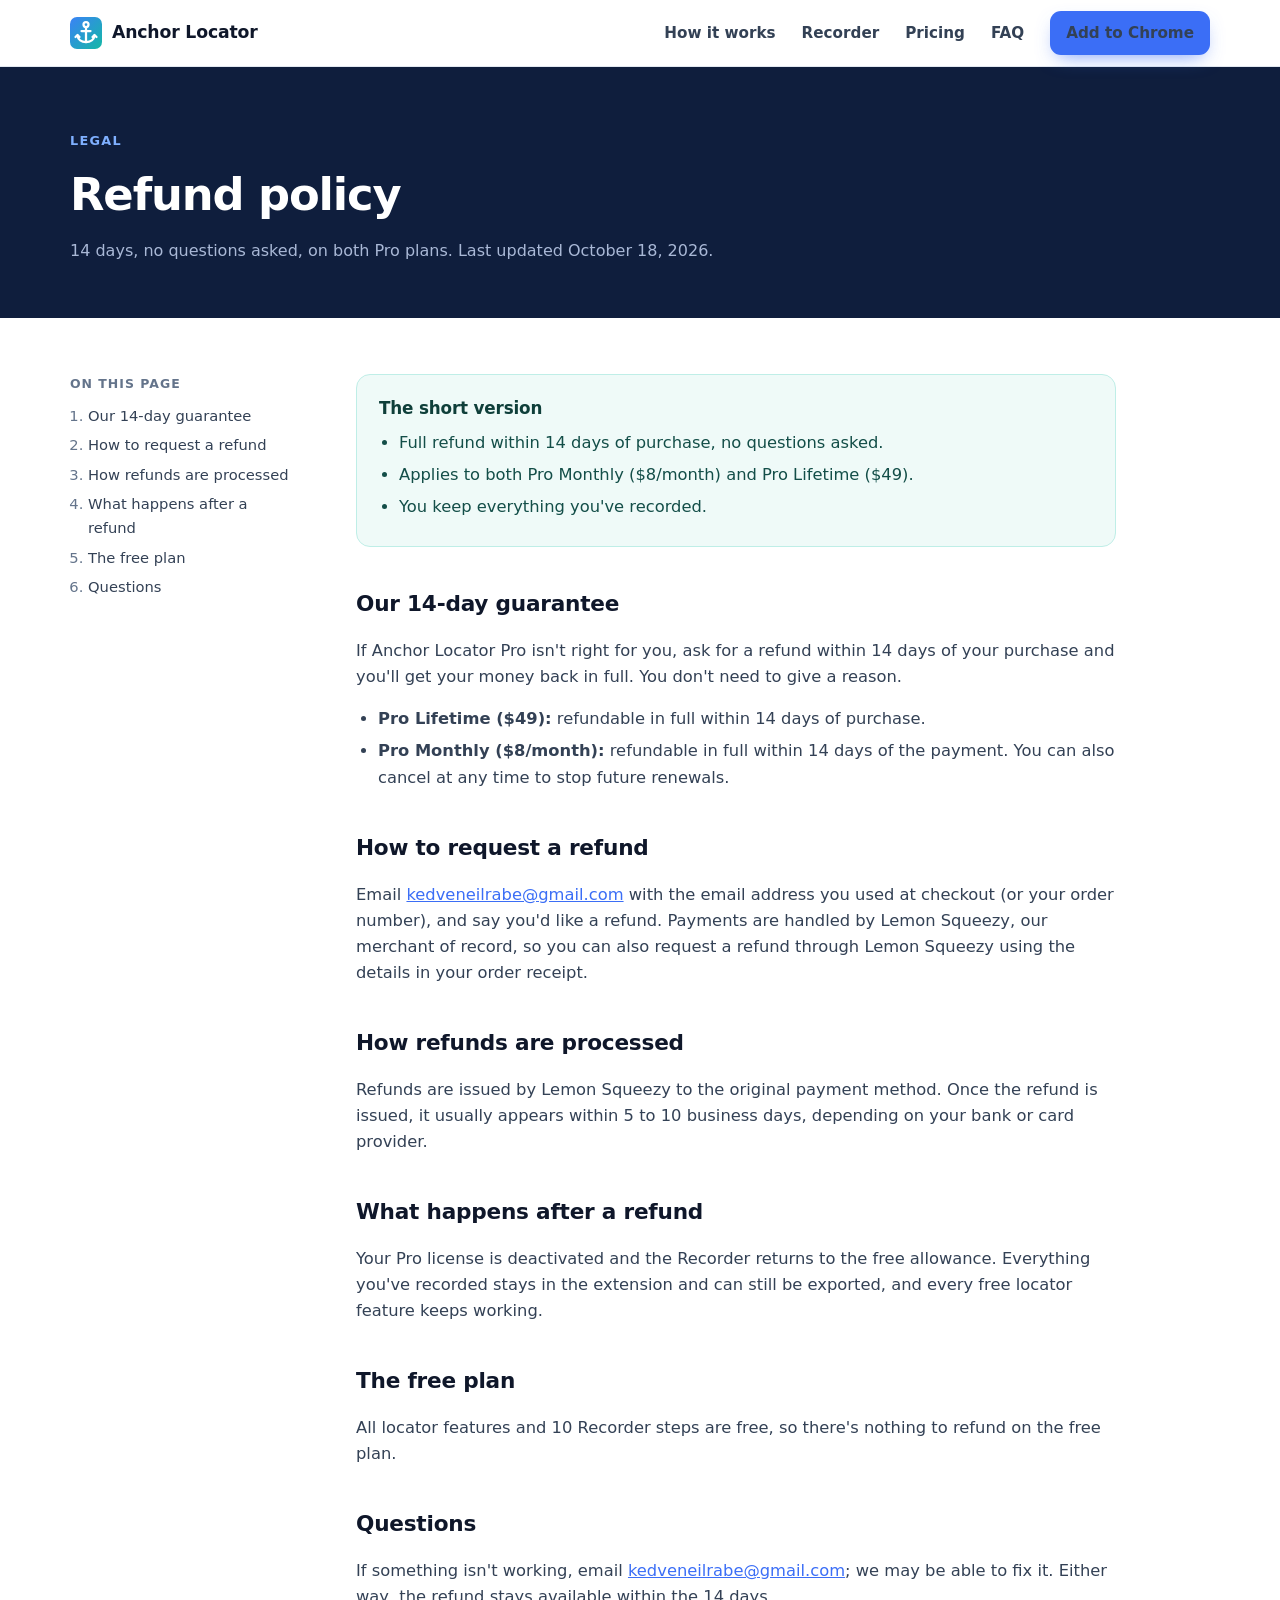
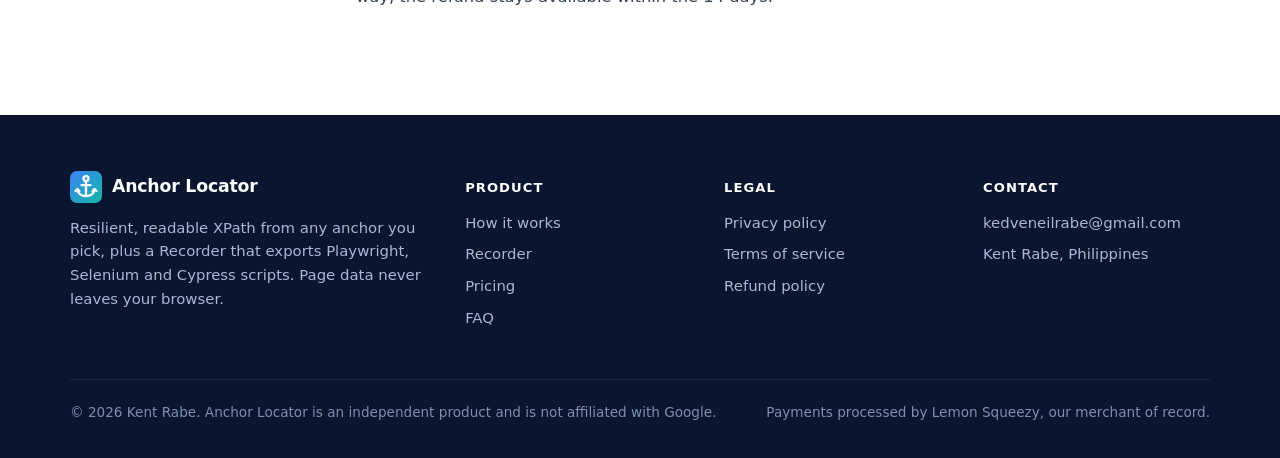
<file: refund.html>
<!doctype html>
<html lang="en">
<head>
<meta charset="utf-8">
<meta name="viewport" content="width=device-width, initial-scale=1">
<title>Refund policy | Anchor Locator</title>
<meta name="description" content="Anchor Locator refund policy: full refund within 14 days, no questions asked, on Pro Monthly and Pro Lifetime.">
<meta name="theme-color" content="#0f1e3d">
<!-- TODO: domain. Add <link rel="canonical"> and absolute og:url / og:image once the domain is known. -->
<meta property="og:type" content="website">
<meta property="og:title" content="Refund policy | Anchor Locator">
<meta property="og:description" content="Anchor Locator refund policy: full refund within 14 days, no questions asked, on Pro Monthly and Pro Lifetime.">
<meta property="og:image" content="assets/og-image.png">
<meta name="twitter:card" content="summary_large_image">
<link rel="icon" href="assets/favicon.svg" type="image/svg+xml">
<link rel="icon" href="assets/favicon-32.png" sizes="32x32" type="image/png">
<link rel="apple-touch-icon" href="assets/apple-touch-icon.png">
<link rel="stylesheet" href="assets/styles.css">
</head>
<body>
<a class="skip" href="#main">Skip to content</a>
<header class="site-header">
  <div class="container">
    <a class="brand" href="index.html"><img src="assets/favicon.svg" alt="" width="32" height="32">Anchor Locator</a>
    <button class="nav-toggle" aria-label="Open menu" aria-expanded="false" aria-controls="site-nav"><span></span><span></span><span></span></button>
    <nav class="nav" id="site-nav" aria-label="Main">
      <a href="index.html#how">How it works</a>
      <a href="index.html#recorder">Recorder</a>
      <a href="index.html#pricing">Pricing</a>
      <a href="index.html#faq">FAQ</a>
      <a class="btn btn-primary btn-sm" href="https://chromewebstore.google.com/detail/blaibbahmbkdkdgkabjlbpgdcldlmadg" target="_blank" rel="noopener">Add to Chrome</a>
    </nav>
  </div>
</header>

<main id="main">
<section class="legal-hero" style="padding:60px 0 54px">
  <div class="container">
    <span class="kicker">Legal</span>
    <h1>Refund policy</h1>
    <p>14 days, no questions asked, on both Pro plans. Last updated October 18, 2026.</p>
  </div>
</section>
<section class="legal">
  <div class="container">
    <aside class="toc"><h4>On this page</h4><ol><li><a href="#policy">Our 14-day guarantee</a></li><li><a href="#how">How to request a refund</a></li><li><a href="#processing">How refunds are processed</a></li><li><a href="#after">What happens after a refund</a></li><li><a href="#free">The free plan</a></li><li><a href="#contact">Questions</a></li></ol></aside>
    <article class="prose">

<div class="summary-box">
  <h2>The short version</h2>
  <ul>
    <li>Full refund within 14 days of purchase, no questions asked.</li>
    <li>Applies to both Pro Monthly ($8/month) and Pro Lifetime ($49).</li>
    <li>You keep everything you've recorded.</li>
  </ul>
</div>

<h2 id="policy">Our 14-day guarantee</h2>
<p>If Anchor Locator Pro isn't right for you, ask for a refund within 14 days of your purchase and you'll get your money back in full. You don't need to give a reason.</p>
<ul>
  <li><strong>Pro Lifetime ($49):</strong> refundable in full within 14 days of purchase.</li>
  <li><strong>Pro Monthly ($8/month):</strong> refundable in full within 14 days of the payment. You can also cancel at any time to stop future renewals.</li>
</ul>

<h2 id="how">How to request a refund</h2>
<p>Email <a href="mailto:kedveneilrabe@gmail.com">kedveneilrabe@gmail.com</a> with the email address you used at checkout (or your order number), and say you'd like a refund. Payments are handled by Lemon Squeezy, our merchant of record, so you can also request a refund through Lemon Squeezy using the details in your order receipt.</p>

<h2 id="processing">How refunds are processed</h2>
<p>Refunds are issued by Lemon Squeezy to the original payment method. Once the refund is issued, it usually appears within 5 to 10 business days, depending on your bank or card provider.</p>

<h2 id="after">What happens after a refund</h2>
<p>Your Pro license is deactivated and the Recorder returns to the free allowance. Everything you've recorded stays in the extension and can still be exported, and every free locator feature keeps working.</p>

<h2 id="free">The free plan</h2>
<p>All locator features and 10 Recorder steps are free, so there's nothing to refund on the free plan.</p>

<h2 id="contact">Questions</h2>
<p>If something isn't working, email <a href="mailto:kedveneilrabe@gmail.com">kedveneilrabe@gmail.com</a>; we may be able to fix it. Either way, the refund stays available within the 14 days.</p>

    </article>
  </div>
</section>
</main>

<footer class="site-footer">
  <div class="container">
    <div class="footer-grid">
      <div>
        <a class="brand" href="index.html"><img src="assets/favicon.svg" alt="" width="32" height="32">Anchor Locator</a>
        <p class="about">Resilient, readable XPath from any anchor you pick, plus a Recorder that exports Playwright, Selenium and Cypress scripts. Page data never leaves your browser.</p>
      </div>
      <div>
        <h4>Product</h4>
        <ul>
          <li><a href="index.html#how">How it works</a></li>
          <li><a href="index.html#recorder">Recorder</a></li>
          <li><a href="index.html#pricing">Pricing</a></li>
          <li><a href="index.html#faq">FAQ</a></li>
        </ul>
      </div>
      <div>
        <h4>Legal</h4>
        <ul>
          <li><a href="privacy.html">Privacy policy</a></li>
          <li><a href="terms.html">Terms of service</a></li>
          <li><a href="refund.html">Refund policy</a></li>
        </ul>
      </div>
      <div>
        <h4>Contact</h4>
        <ul>
          <li><a href="mailto:kedveneilrabe@gmail.com">kedveneilrabe@gmail.com</a></li>
          <li>Kent Rabe, Philippines</li>
        </ul>
      </div>
    </div>
    <div class="footer-bottom">
      <span>&copy; <span data-year>2026</span> Kent Rabe. Anchor Locator is an independent product and is not affiliated with Google.</span>
      <span>Payments processed by Lemon Squeezy, our merchant of record.</span>
    </div>
  </div>
</footer>
<script src="assets/site.js"></script>
</body>
</html>
</file>
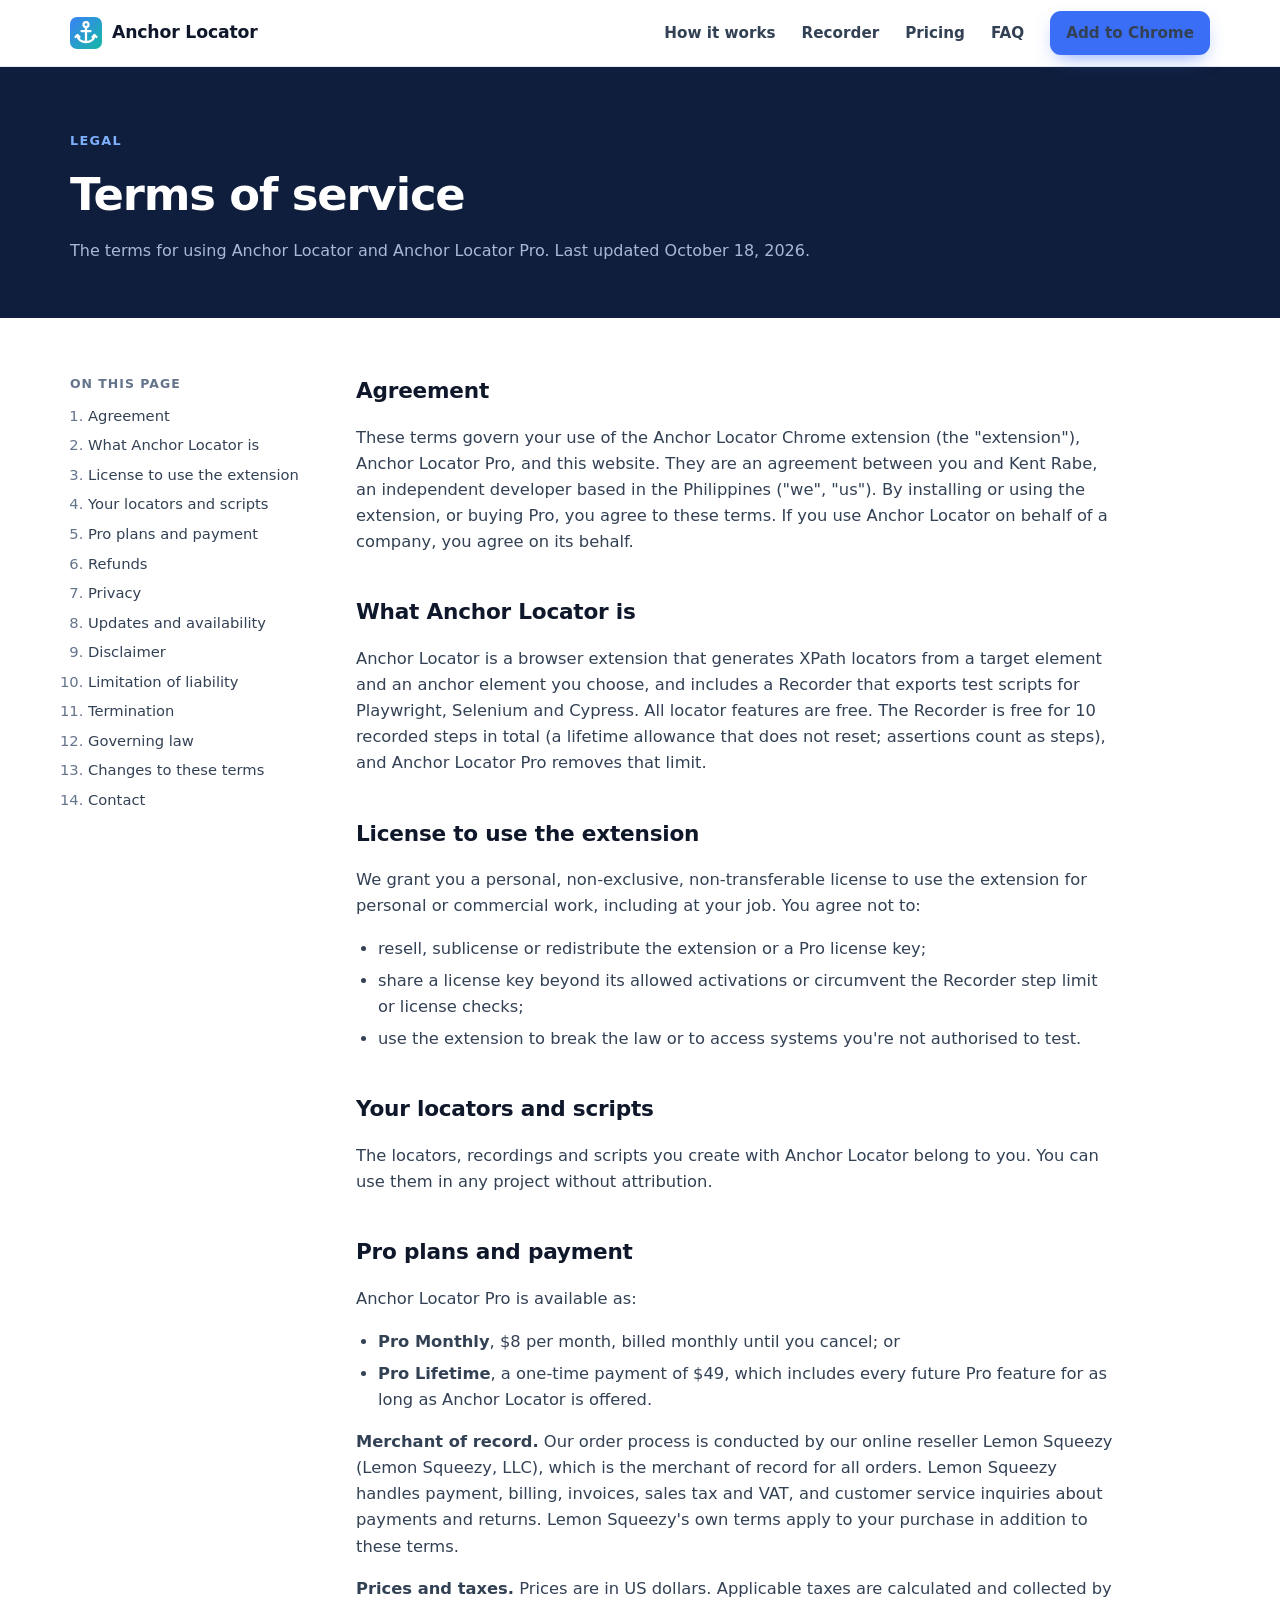
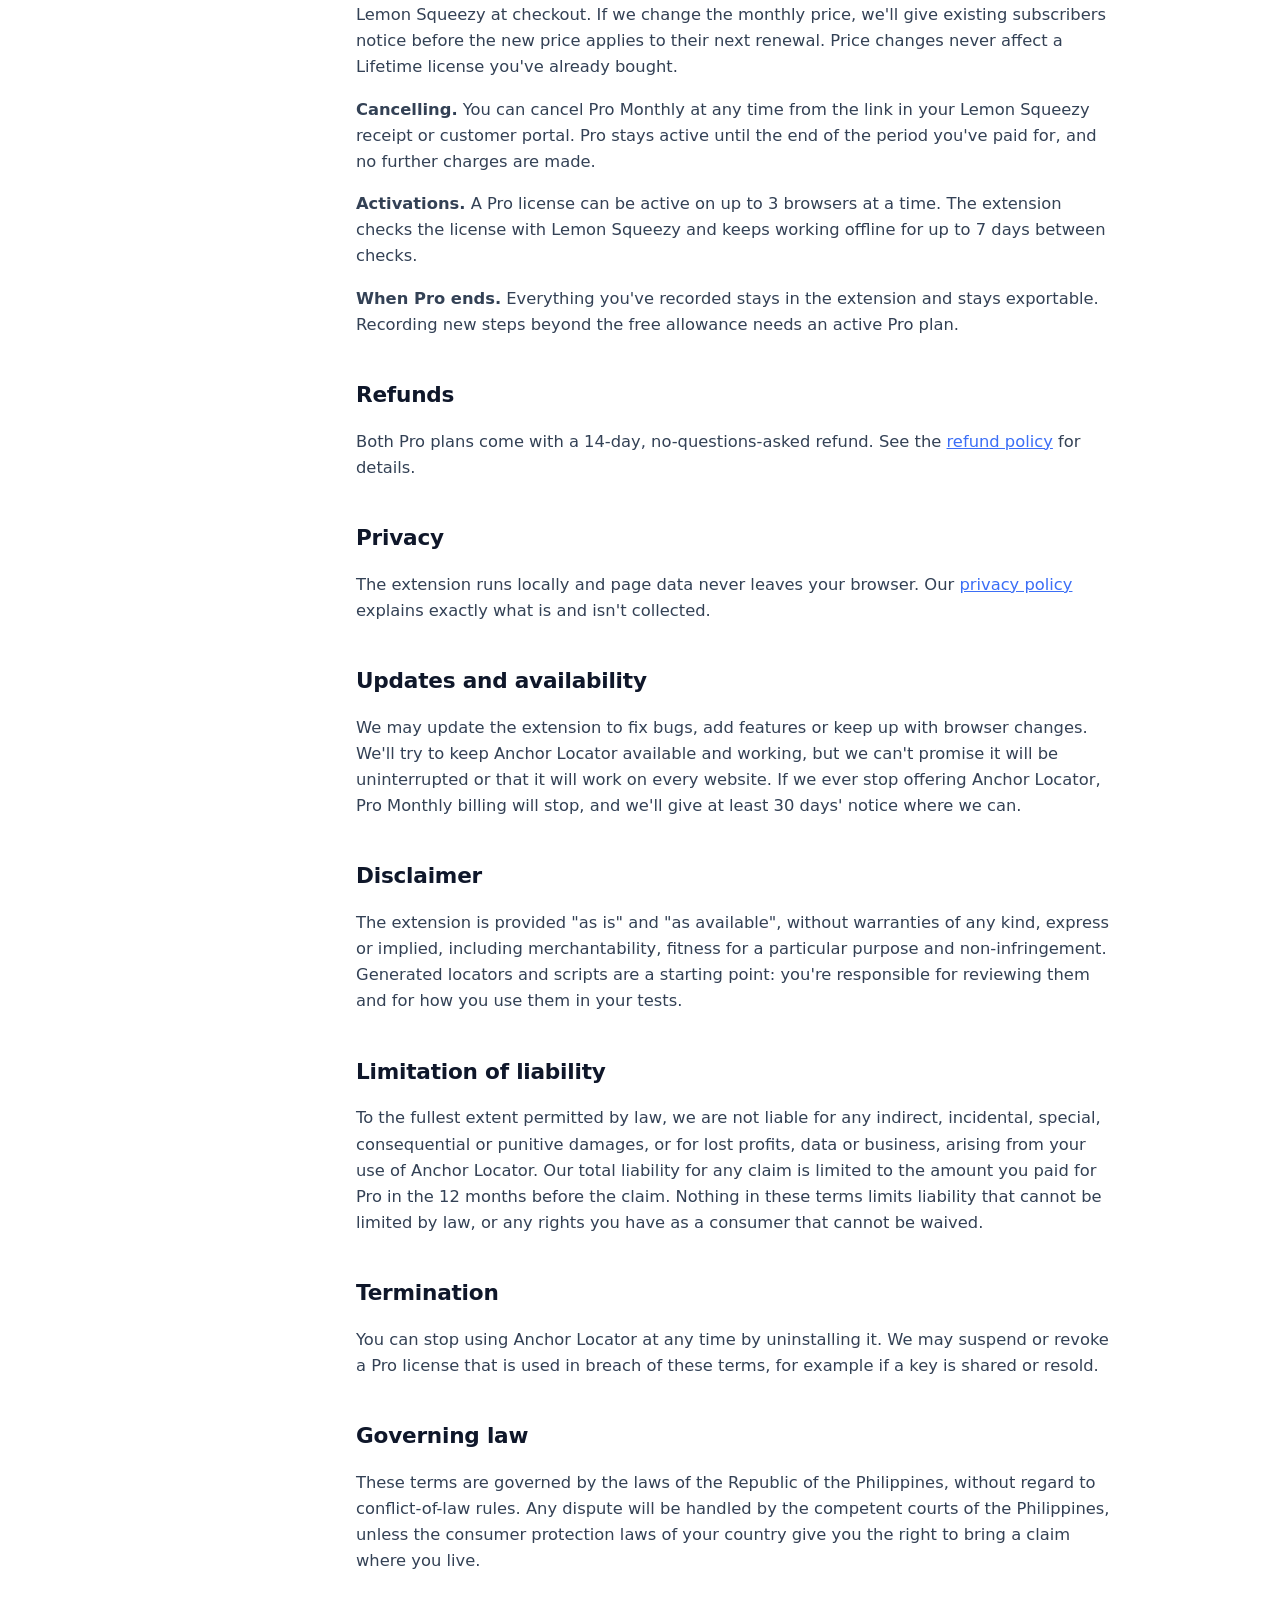
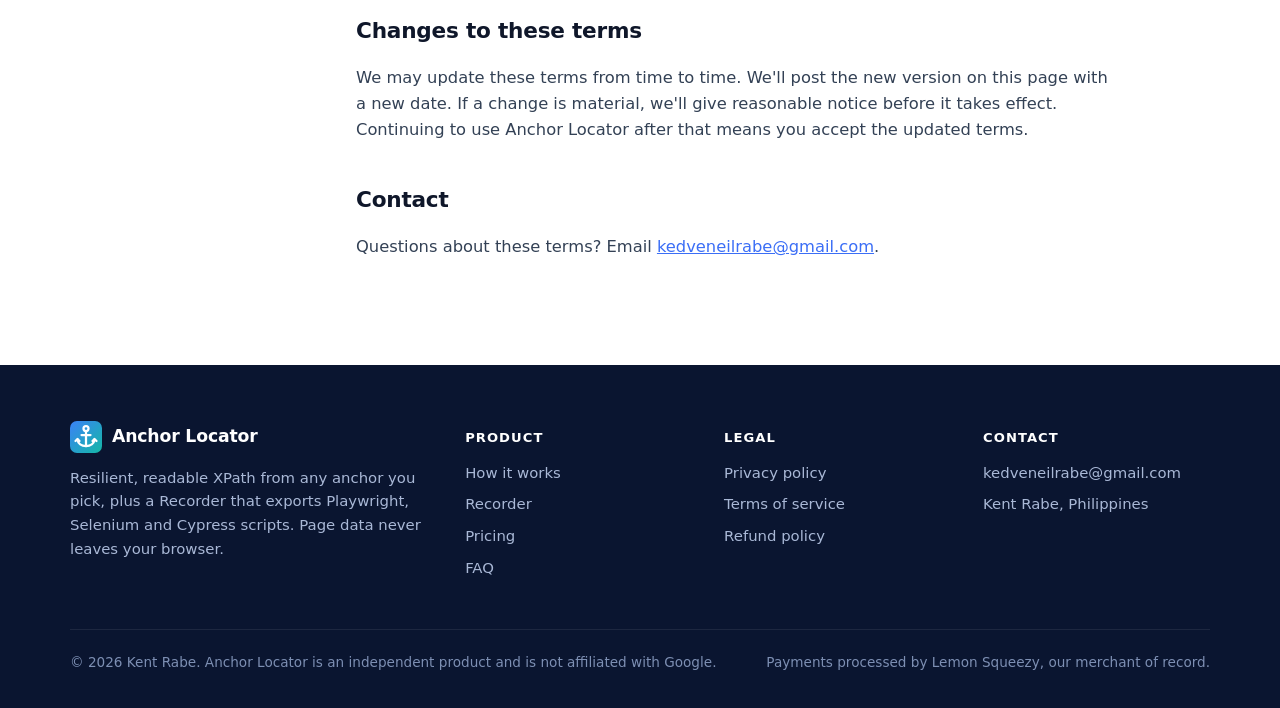
<file: terms.html>
<!doctype html>
<html lang="en">
<head>
<meta charset="utf-8">
<meta name="viewport" content="width=device-width, initial-scale=1">
<title>Terms of service | Anchor Locator</title>
<meta name="description" content="Terms of service for the Anchor Locator Chrome extension and Anchor Locator Pro. Payments processed by Lemon Squeezy as merchant of record.">
<meta name="theme-color" content="#0f1e3d">
<!-- TODO: domain. Add <link rel="canonical"> and absolute og:url / og:image once the domain is known. -->
<meta property="og:type" content="website">
<meta property="og:title" content="Terms of service | Anchor Locator">
<meta property="og:description" content="Terms of service for the Anchor Locator Chrome extension and Anchor Locator Pro. Payments processed by Lemon Squeezy as merchant of record.">
<meta property="og:image" content="assets/og-image.png">
<meta name="twitter:card" content="summary_large_image">
<link rel="icon" href="assets/favicon.svg" type="image/svg+xml">
<link rel="icon" href="assets/favicon-32.png" sizes="32x32" type="image/png">
<link rel="apple-touch-icon" href="assets/apple-touch-icon.png">
<link rel="stylesheet" href="assets/styles.css">
</head>
<body>
<a class="skip" href="#main">Skip to content</a>
<header class="site-header">
  <div class="container">
    <a class="brand" href="index.html"><img src="assets/favicon.svg" alt="" width="32" height="32">Anchor Locator</a>
    <button class="nav-toggle" aria-label="Open menu" aria-expanded="false" aria-controls="site-nav"><span></span><span></span><span></span></button>
    <nav class="nav" id="site-nav" aria-label="Main">
      <a href="index.html#how">How it works</a>
      <a href="index.html#recorder">Recorder</a>
      <a href="index.html#pricing">Pricing</a>
      <a href="index.html#faq">FAQ</a>
      <a class="btn btn-primary btn-sm" href="https://chromewebstore.google.com/detail/blaibbahmbkdkdgkabjlbpgdcldlmadg" target="_blank" rel="noopener">Add to Chrome</a>
    </nav>
  </div>
</header>

<main id="main">
<section class="legal-hero" style="padding:60px 0 54px">
  <div class="container">
    <span class="kicker">Legal</span>
    <h1>Terms of service</h1>
    <p>The terms for using Anchor Locator and Anchor Locator Pro. Last updated October 18, 2026.</p>
  </div>
</section>
<section class="legal">
  <div class="container">
    <aside class="toc"><h4>On this page</h4><ol><li><a href="#agreement">Agreement</a></li><li><a href="#service">What Anchor Locator is</a></li><li><a href="#license">License to use the extension</a></li><li><a href="#output">Your locators and scripts</a></li><li><a href="#pro">Pro plans and payment</a></li><li><a href="#refunds">Refunds</a></li><li><a href="#privacy">Privacy</a></li><li><a href="#changes-service">Updates and availability</a></li><li><a href="#warranty">Disclaimer</a></li><li><a href="#liability">Limitation of liability</a></li><li><a href="#termination">Termination</a></li><li><a href="#law">Governing law</a></li><li><a href="#changes">Changes to these terms</a></li><li><a href="#contact">Contact</a></li></ol></aside>
    <article class="prose">

<h2 id="agreement">Agreement</h2>
<p>These terms govern your use of the Anchor Locator Chrome extension (the "extension"), Anchor Locator Pro, and this website. They are an agreement between you and Kent Rabe, an independent developer based in the Philippines ("we", "us"). By installing or using the extension, or buying Pro, you agree to these terms. If you use Anchor Locator on behalf of a company, you agree on its behalf.</p>

<h2 id="service">What Anchor Locator is</h2>
<p>Anchor Locator is a browser extension that generates XPath locators from a target element and an anchor element you choose, and includes a Recorder that exports test scripts for Playwright, Selenium and Cypress. All locator features are free. The Recorder is free for 10 recorded steps in total (a lifetime allowance that does not reset; assertions count as steps), and Anchor Locator Pro removes that limit.</p>

<h2 id="license">License to use the extension</h2>
<p>We grant you a personal, non-exclusive, non-transferable license to use the extension for personal or commercial work, including at your job. You agree not to:</p>
<ul>
  <li>resell, sublicense or redistribute the extension or a Pro license key;</li>
  <li>share a license key beyond its allowed activations or circumvent the Recorder step limit or license checks;</li>
  <li>use the extension to break the law or to access systems you're not authorised to test.</li>
</ul>

<h2 id="output">Your locators and scripts</h2>
<p>The locators, recordings and scripts you create with Anchor Locator belong to you. You can use them in any project without attribution.</p>

<h2 id="pro">Pro plans and payment</h2>
<p>Anchor Locator Pro is available as:</p>
<ul>
  <li><strong>Pro Monthly</strong>, $8 per month, billed monthly until you cancel; or</li>
  <li><strong>Pro Lifetime</strong>, a one-time payment of $49, which includes every future Pro feature for as long as Anchor Locator is offered.</li>
</ul>
<p><strong>Merchant of record.</strong> Our order process is conducted by our online reseller Lemon Squeezy (Lemon Squeezy, LLC), which is the merchant of record for all orders. Lemon Squeezy handles payment, billing, invoices, sales tax and VAT, and customer service inquiries about payments and returns. Lemon Squeezy's own terms apply to your purchase in addition to these terms.</p>
<p><strong>Prices and taxes.</strong> Prices are in US dollars. Applicable taxes are calculated and collected by Lemon Squeezy at checkout. If we change the monthly price, we'll give existing subscribers notice before the new price applies to their next renewal. Price changes never affect a Lifetime license you've already bought.</p>
<p><strong>Cancelling.</strong> You can cancel Pro Monthly at any time from the link in your Lemon Squeezy receipt or customer portal. Pro stays active until the end of the period you've paid for, and no further charges are made.</p>
<p><strong>Activations.</strong> A Pro license can be active on up to 3 browsers at a time. The extension checks the license with Lemon Squeezy and keeps working offline for up to 7 days between checks.</p>
<p><strong>When Pro ends.</strong> Everything you've recorded stays in the extension and stays exportable. Recording new steps beyond the free allowance needs an active Pro plan.</p>

<h2 id="refunds">Refunds</h2>
<p>Both Pro plans come with a 14-day, no-questions-asked refund. See the <a href="refund.html">refund policy</a> for details.</p>

<h2 id="privacy">Privacy</h2>
<p>The extension runs locally and page data never leaves your browser. Our <a href="privacy.html">privacy policy</a> explains exactly what is and isn't collected.</p>

<h2 id="changes-service">Updates and availability</h2>
<p>We may update the extension to fix bugs, add features or keep up with browser changes. We'll try to keep Anchor Locator available and working, but we can't promise it will be uninterrupted or that it will work on every website. If we ever stop offering Anchor Locator, Pro Monthly billing will stop, and we'll give at least 30 days' notice where we can.</p>

<h2 id="warranty">Disclaimer</h2>
<p>The extension is provided "as is" and "as available", without warranties of any kind, express or implied, including merchantability, fitness for a particular purpose and non-infringement. Generated locators and scripts are a starting point: you're responsible for reviewing them and for how you use them in your tests.</p>

<h2 id="liability">Limitation of liability</h2>
<p>To the fullest extent permitted by law, we are not liable for any indirect, incidental, special, consequential or punitive damages, or for lost profits, data or business, arising from your use of Anchor Locator. Our total liability for any claim is limited to the amount you paid for Pro in the 12 months before the claim. Nothing in these terms limits liability that cannot be limited by law, or any rights you have as a consumer that cannot be waived.</p>

<h2 id="termination">Termination</h2>
<p>You can stop using Anchor Locator at any time by uninstalling it. We may suspend or revoke a Pro license that is used in breach of these terms, for example if a key is shared or resold.</p>

<h2 id="law">Governing law</h2>
<p>These terms are governed by the laws of the Republic of the Philippines, without regard to conflict-of-law rules. Any dispute will be handled by the competent courts of the Philippines, unless the consumer protection laws of your country give you the right to bring a claim where you live.</p>

<h2 id="changes">Changes to these terms</h2>
<p>We may update these terms from time to time. We'll post the new version on this page with a new date. If a change is material, we'll give reasonable notice before it takes effect. Continuing to use Anchor Locator after that means you accept the updated terms.</p>

<h2 id="contact">Contact</h2>
<p>Questions about these terms? Email <a href="mailto:kedveneilrabe@gmail.com">kedveneilrabe@gmail.com</a>.</p>

    </article>
  </div>
</section>
</main>

<footer class="site-footer">
  <div class="container">
    <div class="footer-grid">
      <div>
        <a class="brand" href="index.html"><img src="assets/favicon.svg" alt="" width="32" height="32">Anchor Locator</a>
        <p class="about">Resilient, readable XPath from any anchor you pick, plus a Recorder that exports Playwright, Selenium and Cypress scripts. Page data never leaves your browser.</p>
      </div>
      <div>
        <h4>Product</h4>
        <ul>
          <li><a href="index.html#how">How it works</a></li>
          <li><a href="index.html#recorder">Recorder</a></li>
          <li><a href="index.html#pricing">Pricing</a></li>
          <li><a href="index.html#faq">FAQ</a></li>
        </ul>
      </div>
      <div>
        <h4>Legal</h4>
        <ul>
          <li><a href="privacy.html">Privacy policy</a></li>
          <li><a href="terms.html">Terms of service</a></li>
          <li><a href="refund.html">Refund policy</a></li>
        </ul>
      </div>
      <div>
        <h4>Contact</h4>
        <ul>
          <li><a href="mailto:kedveneilrabe@gmail.com">kedveneilrabe@gmail.com</a></li>
          <li>Kent Rabe, Philippines</li>
        </ul>
      </div>
    </div>
    <div class="footer-bottom">
      <span>&copy; <span data-year>2026</span> Kent Rabe. Anchor Locator is an independent product and is not affiliated with Google.</span>
      <span>Payments processed by Lemon Squeezy, our merchant of record.</span>
    </div>
  </div>
</footer>
<script src="assets/site.js"></script>
</body>
</html>
</file>
<file: assets/styles.css>
/* Anchor Locator — site styles. No build step. */
:root{
  --navy:#0f1e3d; --navy-2:#16294f; --navy-3:#1e3563;
  --ink:#0f172a; --ink-2:#334155; --muted:#64748b;
  --line:#e2e8f0; --bg:#ffffff; --bg-soft:#f6f8fc;
  --blue:#3b6ef6; --blue-d:#2f5ad6;
  --anchor:#14b8a6; --target:#ff6b5b; --gold:#f5c35b;
  --radius:14px; --shadow:0 10px 30px -12px rgba(15,30,61,.25), 0 2px 6px rgba(15,30,61,.06);
  --mono:ui-monospace,SFMono-Regular,"JetBrains Mono",Menlo,Consolas,"Liberation Mono",monospace;
  --sans:Inter,system-ui,-apple-system,"Segoe UI",Roboto,"Helvetica Neue",Arial,sans-serif;
}
*{box-sizing:border-box}
html{scroll-behavior:smooth;scroll-padding-top:80px}
body{margin:0;font-family:var(--sans);color:var(--ink);background:var(--bg);line-height:1.6;-webkit-font-smoothing:antialiased}
img{max-width:100%;height:auto;display:block}
a{color:var(--blue)} a:hover{color:var(--blue-d)}
code,.mono{font-family:var(--mono);font-size:.92em}
p code,li code,td code,dd code{background:#eef2f9;border:1px solid #e1e7f2;border-radius:6px;padding:.08em .38em;word-break:break-word}
.container{width:min(1140px,100% - 40px);margin-inline:auto}
.skip{position:absolute;left:-999px}.skip:focus{left:12px;top:12px;background:#fff;padding:8px 12px;z-index:100}

/* Header */
.site-header{position:sticky;top:0;z-index:50;background:rgba(255,255,255,.88);backdrop-filter:saturate(1.4) blur(10px);border-bottom:1px solid var(--line)}
.site-header .container{display:flex;align-items:center;justify-content:space-between;height:66px;gap:16px}
.brand{display:flex;align-items:center;gap:10px;font-weight:750;font-size:1.08rem;color:var(--ink);text-decoration:none;letter-spacing:-.01em}
.brand img{width:32px;height:32px}
.nav{display:flex;align-items:center;gap:26px}
.nav a{color:var(--ink-2);text-decoration:none;font-weight:550;font-size:.95rem}
.nav a:hover{color:var(--ink)}
.nav-toggle{display:none;background:none;border:1px solid var(--line);border-radius:10px;padding:8px 10px;cursor:pointer}
.nav-toggle span{display:block;width:20px;height:2px;background:var(--ink);margin:4px 0;border-radius:2px}

/* Buttons */
.btn{display:inline-flex;align-items:center;justify-content:center;gap:9px;padding:12px 20px;border-radius:11px;font-weight:650;font-size:.98rem;text-decoration:none;border:1px solid transparent;transition:transform .12s ease,background .15s ease,box-shadow .15s ease;cursor:pointer;white-space:nowrap}
.btn:hover{transform:translateY(-1px)}
.btn-primary{background:var(--blue);color:#fff;box-shadow:0 8px 20px -8px rgba(59,110,246,.7)}
.btn-primary:hover{background:var(--blue-d);color:#fff}
.btn-ghost{background:transparent;color:var(--ink);border-color:var(--line)}
.btn-ghost:hover{background:var(--bg-soft);color:var(--ink)}
.btn-light{background:#fff;color:var(--navy)} .btn-light:hover{color:var(--navy);background:#eef3ff}
.btn-outline-light{color:#fff;border-color:rgba(255,255,255,.35)} .btn-outline-light:hover{color:#fff;background:rgba(255,255,255,.08)}
.btn-sm{padding:9px 15px;font-size:.9rem}
.btn-block{width:100%}
.chrome-ico{width:18px;height:18px}

/* Hero */
.hero{background:radial-gradient(1200px 500px at 85% -10%,rgba(20,184,166,.22),transparent 60%),radial-gradient(900px 500px at 0% 0%,rgba(59,110,246,.28),transparent 60%),var(--navy);color:#fff;padding:84px 0 96px;overflow:hidden}
.hero-grid{display:grid;grid-template-columns:1.02fr 1fr;gap:56px;align-items:center}
.eyebrow{display:inline-flex;align-items:center;gap:8px;font-size:.82rem;font-weight:650;letter-spacing:.06em;text-transform:uppercase;color:#9fe3da;background:rgba(20,184,166,.12);border:1px solid rgba(20,184,166,.35);padding:6px 12px;border-radius:999px}
.hero h1{font-size:clamp(2.4rem,5vw,3.7rem);line-height:1.06;letter-spacing:-.03em;margin:18px 0 18px;font-weight:800}
.hero h1 .hl{background:linear-gradient(90deg,#7fb0ff,#5eead4);-webkit-background-clip:text;background-clip:text;color:transparent}
.hero .lead{font-size:1.16rem;color:#c3cfe6;max-width:34em;margin:0 0 28px}
.cta-row{display:flex;flex-wrap:wrap;gap:12px}
.trust{display:flex;flex-wrap:wrap;gap:8px 18px;margin-top:22px;color:#a9b8d6;font-size:.9rem;padding:0;list-style:none}
.trust li{display:flex;align-items:center;gap:7px}
.trust li::before{content:"";width:16px;height:16px;border-radius:50%;background:rgba(20,184,166,.18) url("data:image/svg+xml,%3Csvg xmlns='http://www.w3.org/2000/svg' viewBox='0 0 16 16'%3E%3Cpath d='M4 8.3l2.5 2.4L12 5.3' fill='none' stroke='%235eead4' stroke-width='2' stroke-linecap='round' stroke-linejoin='round'/%3E%3C/svg%3E") center/16px no-repeat}
.xpath-card{background:#0a1530;border:1px solid rgba(255,255,255,.1);border-radius:16px;box-shadow:0 30px 60px -20px rgba(0,0,0,.6);overflow:hidden}
.xpath-card .bar{display:flex;align-items:center;gap:7px;padding:12px 16px;border-bottom:1px solid rgba(255,255,255,.08);background:rgba(255,255,255,.03)}
.xpath-card .bar i{width:11px;height:11px;border-radius:50%;background:#33415a;display:block}
.xpath-card .bar b{margin-left:10px;font-weight:600;font-size:.8rem;color:#8ea0c2;letter-spacing:.02em}
.xpath-card .body{padding:20px 20px 22px}
.xrow{display:grid;grid-template-columns:26px 1fr;gap:10px;align-items:start;font-family:var(--mono);font-size:.9rem;line-height:1.5;padding:12px 14px;border-radius:10px;margin-bottom:10px;word-break:break-all}
.xrow .mk{font-weight:800;font-family:var(--sans)}
.xrow.bad{background:rgba(255,107,91,.08);border:1px solid rgba(255,107,91,.3);color:#ffc7bf}
.xrow.bad .mk{color:var(--target)}
.xrow.good{background:rgba(20,184,166,.09);border:1px solid rgba(20,184,166,.38);color:#d6fff8}
.xrow.good .mk{color:var(--anchor)}
.xrow small{display:block;font-family:var(--sans);color:#8ea0c2;font-size:.78rem;margin-top:4px;word-break:normal}
.ax{color:#5eead4;font-weight:700}
.str{color:#f5c35b}
.hero-shot{margin-top:18px;border-radius:12px;overflow:hidden;border:1px solid rgba(255,255,255,.1)}

/* Sections */
section{padding:92px 0}
.section-soft{background:var(--bg-soft);border-block:1px solid var(--line)}
.kicker{font-size:.8rem;font-weight:750;letter-spacing:.1em;text-transform:uppercase;color:var(--blue)}
.section-head{max-width:720px;margin:0 auto 52px;text-align:center}
.section-head h2{font-size:clamp(1.9rem,3.4vw,2.6rem);line-height:1.15;letter-spacing:-.025em;margin:10px 0 14px}
.section-head p{color:var(--ink-2);font-size:1.08rem;margin:0}

/* Steps */
.steps{display:grid;grid-template-columns:repeat(3,1fr);gap:22px;margin-bottom:56px;counter-reset:s;padding:0;list-style:none}
.step{background:#fff;border:1px solid var(--line);border-radius:var(--radius);padding:24px;position:relative}
.step::before{counter-increment:s;content:counter(s);display:grid;place-items:center;width:34px;height:34px;border-radius:10px;font-weight:800;color:#fff;margin-bottom:14px}
.step:nth-child(1)::before{background:var(--target)}
.step:nth-child(2)::before{background:var(--anchor)}
.step:nth-child(3)::before{background:var(--blue)}
.step h3{margin:0 0 6px;font-size:1.12rem}
.step p{margin:0;color:var(--ink-2)}
.tag{display:inline-block;font-size:.7rem;font-weight:800;letter-spacing:.08em;padding:2px 7px;border-radius:5px;color:#fff;vertical-align:middle;margin-left:6px}
.tag.t{background:var(--target)} .tag.a{background:var(--anchor)}

/* Feature rows */
.feature{display:grid;grid-template-columns:1fr 1.15fr;gap:56px;align-items:center;margin-top:80px}
.feature.rev .feature-text{order:2}
.feature h3{font-size:clamp(1.5rem,2.6vw,2rem);letter-spacing:-.02em;line-height:1.2;margin:8px 0 14px}
.feature p{color:var(--ink-2);font-size:1.04rem}
.feature ul{padding:0;list-style:none;margin:18px 0 0}
.feature li{position:relative;padding-left:28px;margin:10px 0;color:var(--ink-2)}
.feature li::before{content:"";position:absolute;left:0;top:.35em;width:18px;height:18px;border-radius:50%;background:#e3f8f5 url("data:image/svg+xml,%3Csvg xmlns='http://www.w3.org/2000/svg' viewBox='0 0 16 16'%3E%3Cpath d='M4 8.3l2.5 2.4L12 5.3' fill='none' stroke='%230d9488' stroke-width='2' stroke-linecap='round' stroke-linejoin='round'/%3E%3C/svg%3E") center/16px no-repeat}
.shot{border-radius:16px;overflow:hidden;box-shadow:var(--shadow);border:1px solid var(--line);background:var(--navy)}
.shot figcaption{font-size:.85rem;color:var(--muted);padding:10px 14px;background:#fff;border-top:1px solid var(--line)}
.codeblock{background:var(--navy);color:#dbe5f7;border-radius:12px;padding:16px 18px;font-family:var(--mono);font-size:.88rem;line-height:1.6;overflow-x:auto;margin:18px 0 0;white-space:pre}
.codeblock .c{color:#7d8fb3}

/* Feature grid */
.grid3{display:grid;grid-template-columns:repeat(3,1fr);gap:20px}
.card{background:#fff;border:1px solid var(--line);border-radius:var(--radius);padding:24px}
.card .ico{width:42px;height:42px;border-radius:11px;display:grid;place-items:center;background:#eaf0ff;color:var(--blue);margin-bottom:14px}
.card h3{margin:0 0 6px;font-size:1.08rem}
.card p{margin:0;color:var(--ink-2);font-size:.97rem}

/* Recorder */
.fw{display:flex;flex-wrap:wrap;gap:10px;margin-top:20px}
.fw span{border:1px solid var(--line);background:#fff;border-radius:999px;padding:6px 14px;font-weight:600;font-size:.9rem}
.fw span em{font-style:normal;color:var(--muted);font-weight:500}

/* Pricing */
.plans{display:grid;grid-template-columns:repeat(3,1fr);gap:22px;align-items:stretch}
.plan{background:#fff;border:1px solid var(--line);border-radius:18px;padding:30px;display:flex;flex-direction:column;position:relative}
.plan.featured{border:2px solid var(--blue);box-shadow:0 24px 50px -24px rgba(59,110,246,.55)}
.plan .badge{position:absolute;top:-13px;left:30px;background:var(--blue);color:#fff;font-size:.74rem;font-weight:750;letter-spacing:.05em;text-transform:uppercase;padding:4px 10px;border-radius:999px}
.plan h3{margin:0;font-size:1.15rem}
.plan .sub{color:var(--muted);font-size:.93rem;margin:4px 0 18px}
.price{display:flex;align-items:baseline;gap:6px;margin-bottom:20px}
.price b{font-size:2.7rem;letter-spacing:-.03em;line-height:1}
.price span{color:var(--muted);font-weight:550}
.plan ul{list-style:none;padding:0;margin:0 0 26px;flex:1}
.plan li{position:relative;padding-left:28px;margin:11px 0;color:var(--ink-2);font-size:.97rem}
.plan li::before{content:"";position:absolute;left:0;top:.3em;width:18px;height:18px;border-radius:50%;background:#e3f8f5 url("data:image/svg+xml,%3Csvg xmlns='http://www.w3.org/2000/svg' viewBox='0 0 16 16'%3E%3Cpath d='M4 8.3l2.5 2.4L12 5.3' fill='none' stroke='%230d9488' stroke-width='2' stroke-linecap='round' stroke-linejoin='round'/%3E%3C/svg%3E") center/16px no-repeat}
.plan .fine{font-size:.82rem;color:var(--muted);text-align:center;margin:12px 0 0}
.compare-wrap{margin-top:56px;overflow-x:auto;border:1px solid var(--line);border-radius:16px;background:#fff}
.compare{width:100%;border-collapse:collapse;min-width:620px;font-size:.95rem}
.compare th,.compare td{padding:13px 18px;text-align:left;border-bottom:1px solid var(--line);vertical-align:top}
.compare thead th{background:var(--bg-soft);font-size:.85rem;text-transform:uppercase;letter-spacing:.06em;color:var(--muted)}
.compare tbody tr:last-child td{border-bottom:0}
.compare td:first-child{color:var(--ink);font-weight:550;width:42%}
.compare td{color:var(--ink-2)}
.yes{color:#0d9488;font-weight:800;margin-right:4px}
.no{color:#dc2626;font-weight:800;margin-right:4px}
.pay-note{display:flex;flex-wrap:wrap;justify-content:center;gap:8px 22px;margin-top:22px;color:var(--muted);font-size:.9rem}

/* FAQ */
.faq{max-width:820px;margin:0 auto}
.faq details{border:1px solid var(--line);border-radius:12px;background:#fff;margin-bottom:12px;padding:0 20px}
.faq summary{cursor:pointer;list-style:none;padding:18px 32px 18px 0;font-weight:650;font-size:1.03rem;position:relative}
.faq summary::-webkit-details-marker{display:none}
.faq summary::after{content:"";position:absolute;right:2px;top:50%;width:10px;height:10px;border-right:2px solid var(--muted);border-bottom:2px solid var(--muted);transform:translateY(-70%) rotate(45deg);transition:transform .2s}
.faq details[open] summary::after{transform:translateY(-30%) rotate(-135deg)}
.faq details p{margin:0 0 18px;color:var(--ink-2)}

/* CTA band */
.cta-band{background:linear-gradient(135deg,var(--navy) 0%,var(--navy-3) 100%);color:#fff;text-align:center;padding:80px 0}
.cta-band h2{font-size:clamp(1.9rem,3.6vw,2.7rem);letter-spacing:-.025em;margin:0 0 12px}
.cta-band p{color:#c3cfe6;margin:0 0 28px;font-size:1.08rem}
.cta-band .cta-row{justify-content:center}

/* Footer */
.site-footer{background:#0a1530;color:#a9b8d6;padding:56px 0 34px;font-size:.93rem}
.footer-grid{display:grid;grid-template-columns:1.6fr 1fr 1fr 1fr;gap:32px}
.site-footer .brand{color:#fff}
.site-footer h4{color:#fff;font-size:.82rem;text-transform:uppercase;letter-spacing:.08em;margin:6px 0 14px}
.site-footer ul{list-style:none;padding:0;margin:0}
.site-footer li{margin:8px 0}
.site-footer a{color:#a9b8d6;text-decoration:none} .site-footer a:hover{color:#fff}
.site-footer .about{margin:14px 0 0;max-width:30em}
.footer-bottom{border-top:1px solid rgba(255,255,255,.08);margin-top:40px;padding-top:22px;display:flex;flex-wrap:wrap;justify-content:space-between;gap:10px;font-size:.85rem;color:#7d8fb3}

/* Legal pages */
.legal-hero{background:var(--navy);color:#fff;padding:60px 0 54px}
.legal-hero h1{margin:6px 0 8px;font-size:clamp(2rem,4vw,2.8rem);letter-spacing:-.025em}
.legal-hero p{margin:0;color:#a9b8d6}
.legal-hero .kicker{color:#7fb0ff}
.legal{padding:56px 0 88px}
.legal .container{display:grid;grid-template-columns:230px 1fr;gap:56px}
.toc{position:sticky;top:96px;align-self:start;font-size:.92rem}
.toc h4{font-size:.78rem;text-transform:uppercase;letter-spacing:.08em;color:var(--muted);margin:0 0 10px}
.toc ol{padding-left:18px;margin:0;color:var(--muted)}
.toc li{margin:6px 0}
.toc a{color:var(--ink-2);text-decoration:none} .toc a:hover{color:var(--blue)}
.prose{max-width:760px;color:var(--ink-2);font-size:1.02rem}
.prose h2{color:var(--ink);font-size:1.35rem;letter-spacing:-.01em;margin:40px 0 10px}
.prose h2:first-child{margin-top:0}
.prose h3{color:var(--ink);font-size:1.08rem;margin:24px 0 6px}
.prose ul{padding-left:22px} .prose li{margin:6px 0}
.summary-box{background:#effaf8;border:1px solid #bfeee7;border-radius:14px;padding:20px 22px;margin-bottom:34px;color:#134e48}
.summary-box h2{margin:0 0 8px!important;font-size:1.05rem!important;color:#0f3f3a!important}
.summary-box ul{margin:0;padding-left:20px}
.prose table{width:100%;border-collapse:collapse;margin:14px 0;font-size:.95rem}
.prose th,.prose td{border:1px solid var(--line);padding:10px 12px;text-align:left;vertical-align:top}
.prose th{background:var(--bg-soft);color:var(--ink)}

/* Responsive */
@media (max-width:960px){
  .hero-grid,.feature{grid-template-columns:1fr;gap:36px}
  .feature.rev .feature-text{order:0}
  .plans{grid-template-columns:1fr;max-width:480px;margin-inline:auto}
  .grid3,.steps{grid-template-columns:1fr 1fr}
  .footer-grid{grid-template-columns:1fr 1fr}
  .legal .container{grid-template-columns:1fr;gap:24px}
  .toc{position:static;border:1px solid var(--line);border-radius:12px;padding:16px 18px;background:var(--bg-soft)}
}
@media (max-width:760px){
  .nav{display:none;position:absolute;top:66px;left:0;right:0;flex-direction:column;align-items:stretch;gap:0;background:#fff;border-bottom:1px solid var(--line);padding:8px 20px 16px;box-shadow:0 12px 20px -12px rgba(0,0,0,.15)}
  .nav.open{display:flex}
  .nav a{padding:12px 0;border-bottom:1px solid var(--line)}
  .nav .btn{margin-top:12px;border-bottom:0;color:#fff}
  .nav-toggle{display:block}
  section{padding:68px 0}
  .hero{padding:56px 0 68px}
  .grid3,.steps{grid-template-columns:1fr}
  .footer-grid{grid-template-columns:1fr}
  .feature{margin-top:56px}
  .cta-row .btn{flex:1 1 100%}
}
/* Prevent grid children (code blocks, tables) from forcing horizontal overflow */
.hero-grid>*,.feature>*,.plans>*,.legal .container>*{min-width:0}
.codeblock{max-width:100%}
@media (max-width:760px){.btn{white-space:normal;text-align:center}.codeblock{font-size:.8rem}}
.codeblock{white-space:pre-wrap;overflow-wrap:anywhere}
.xpath-card .body{padding:22px}

/* Recorder: text left, larger screenshot right */
#recorder .container,#how .container{width:min(1360px,100% - 40px)}
.feature.feature-rec{grid-template-columns:minmax(0,5fr) minmax(0,7fr);gap:40px}
.shot-side{margin:0}
.shot-side img{display:block;width:100%;height:auto}
.shot-side a{display:block}
.shot-side figcaption a{display:inline;color:var(--blue)}

.feature.rev.feature-rec{grid-template-columns:minmax(0,7fr) minmax(0,5fr)}
@media (max-width:980px){.feature.rev.feature-rec,.feature.feature-rec{grid-template-columns:1fr;gap:36px}}


/* Locator Audit */
.audit-intro{max-width:720px;margin:-8px auto 48px;text-align:center;color:var(--ink-2);font-size:1.04rem}
.audit-grid{display:grid;grid-template-columns:1fr 1fr;gap:22px;margin-bottom:22px;align-items:start}
.audit-grid>*{min-width:0}
.audit-grid .plan{padding-top:38px}
.audit-panel{background:#fff;border:1px solid var(--line);border-radius:18px;padding:30px}
.audit-panel h3{margin:0 0 14px;font-size:1.15rem}
.audit-panel .audit-subhead{margin-top:28px}
.audit-panel p{margin:0;color:var(--ink-2);font-size:.97rem}
.audit-list{list-style:none;padding:0;margin:0}
.audit-list li{position:relative;padding-left:28px;margin:11px 0;color:var(--ink-2);font-size:.97rem}
.audit-list li::before{content:"";position:absolute;left:0;top:.45em;width:8px;height:8px;border-radius:50%;background:var(--blue)}
.audit-exclude li::before{background:var(--muted)}
.audit-note{margin-top:18px;color:var(--ink-2);font-size:.97rem}
.audit-steps{list-style:none;padding:0;margin:0;counter-reset:as}
.audit-steps li{position:relative;padding-left:42px;margin:14px 0;color:var(--ink-2);font-size:.97rem}
.audit-steps li::before{counter-increment:as;content:counter(as);position:absolute;left:0;top:.05em;width:28px;height:28px;border-radius:8px;display:grid;place-items:center;background:var(--blue);color:#fff;font-weight:800;font-size:.85rem}
.audit-slots{margin:18px 0 0;padding:14px 16px;background:#effaf8;border:1px solid #bfeee7;border-radius:12px;color:#134e48;font-size:.97rem}
.audit-cta{max-width:640px;margin:36px auto 0;text-align:center}
.audit-cta .btn{width:100%;max-width:520px;margin-inline:auto}
.audit-cta .fine{margin:12px 0 0;color:var(--muted);font-size:.9rem;text-wrap:pretty}
@media (max-width:960px){.audit-grid{grid-template-columns:1fr}}


/* Locator Audit intake (post-checkout page; not linked from the homepage) */
.legal-single .container{grid-template-columns:minmax(0,760px);justify-content:center}
.legal-single .container>*{min-width:0}
.intake-note{margin:0 0 14px;color:var(--ink-2)}
.intake-cta{margin:8px 0 36px}
.intake-template-head{display:flex;align-items:center;justify-content:space-between;gap:12px;flex-wrap:wrap;margin:28px 0 10px}
.intake-template-head h2{margin:0}
.intake-template{background:var(--bg-soft);border:1px solid var(--line);border-radius:12px;padding:16px 18px;font-family:var(--mono);font-size:.88rem;line-height:1.55;white-space:pre-wrap;overflow-wrap:anywhere;color:var(--ink);margin:0}
.intake-slots{margin:22px 0 28px;padding:14px 16px;background:#effaf8;border:1px solid #bfeee7;border-radius:12px;color:#134e48}
</file>
